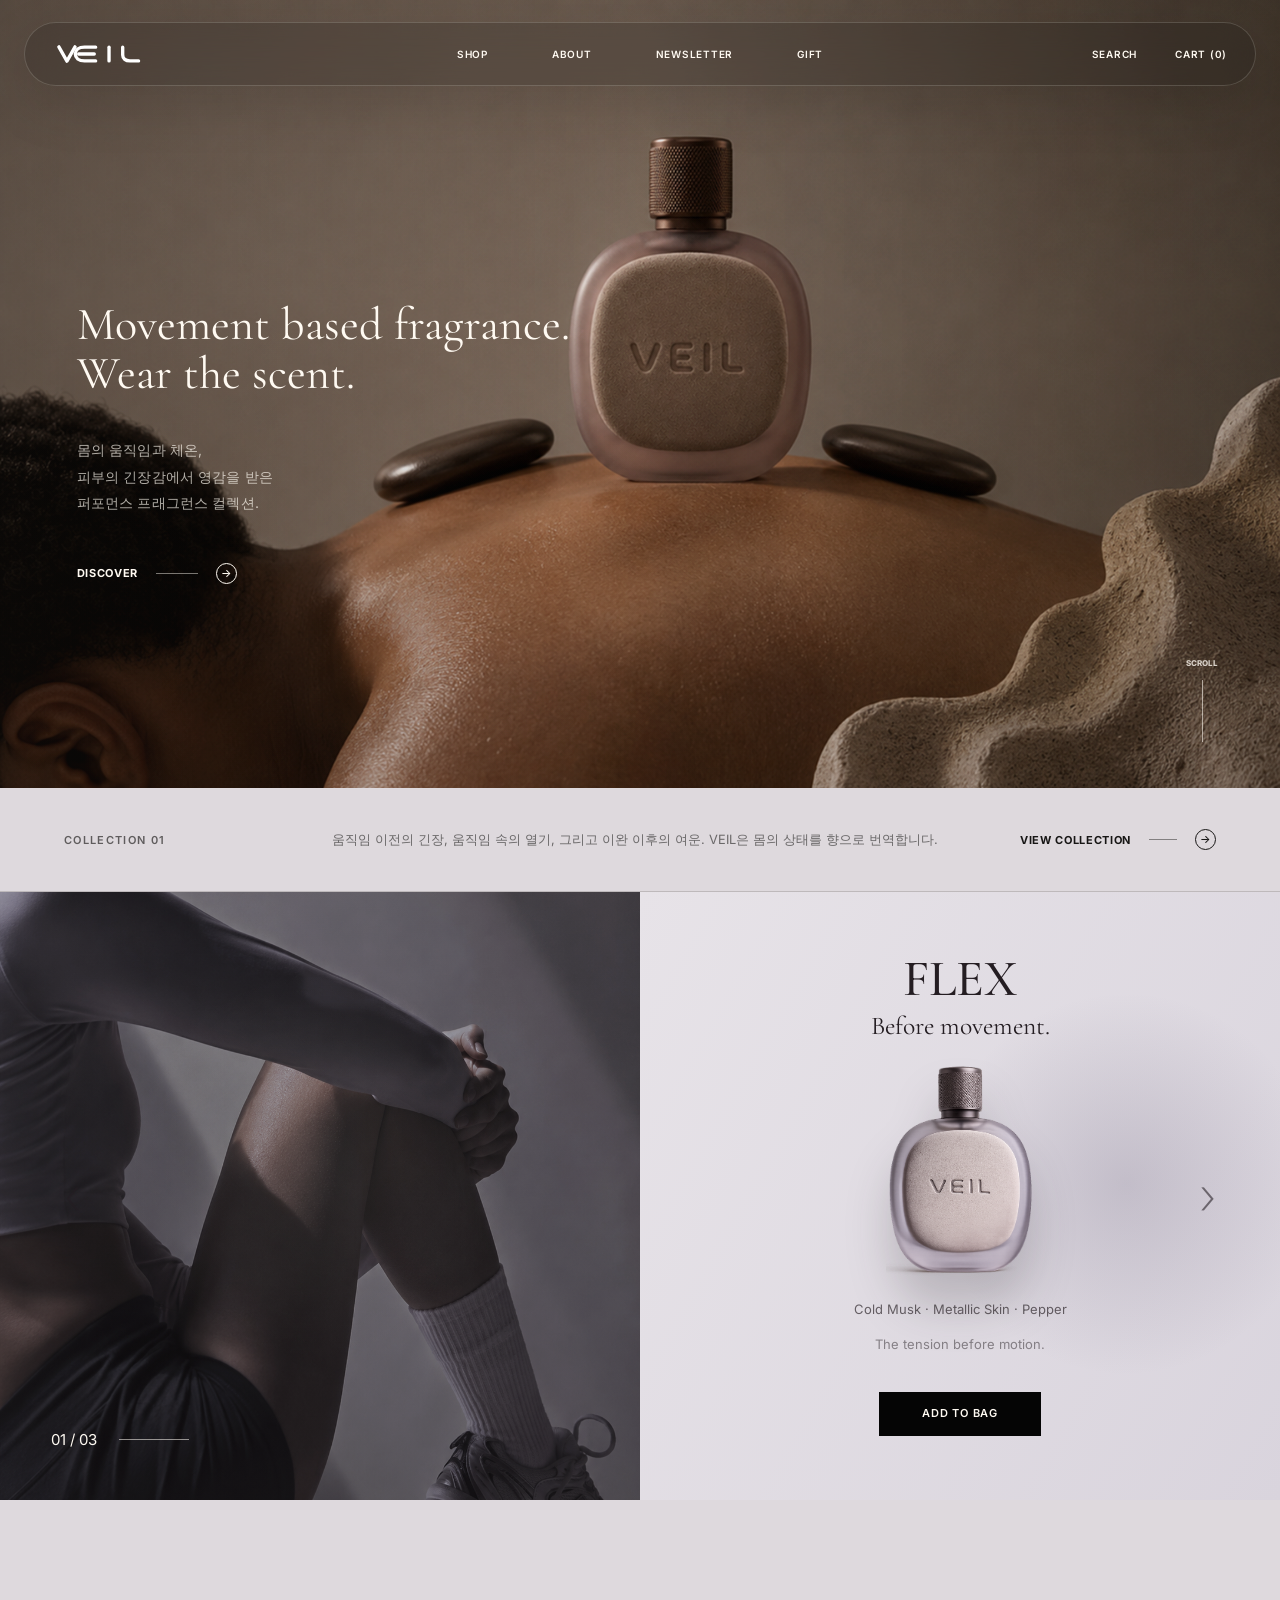
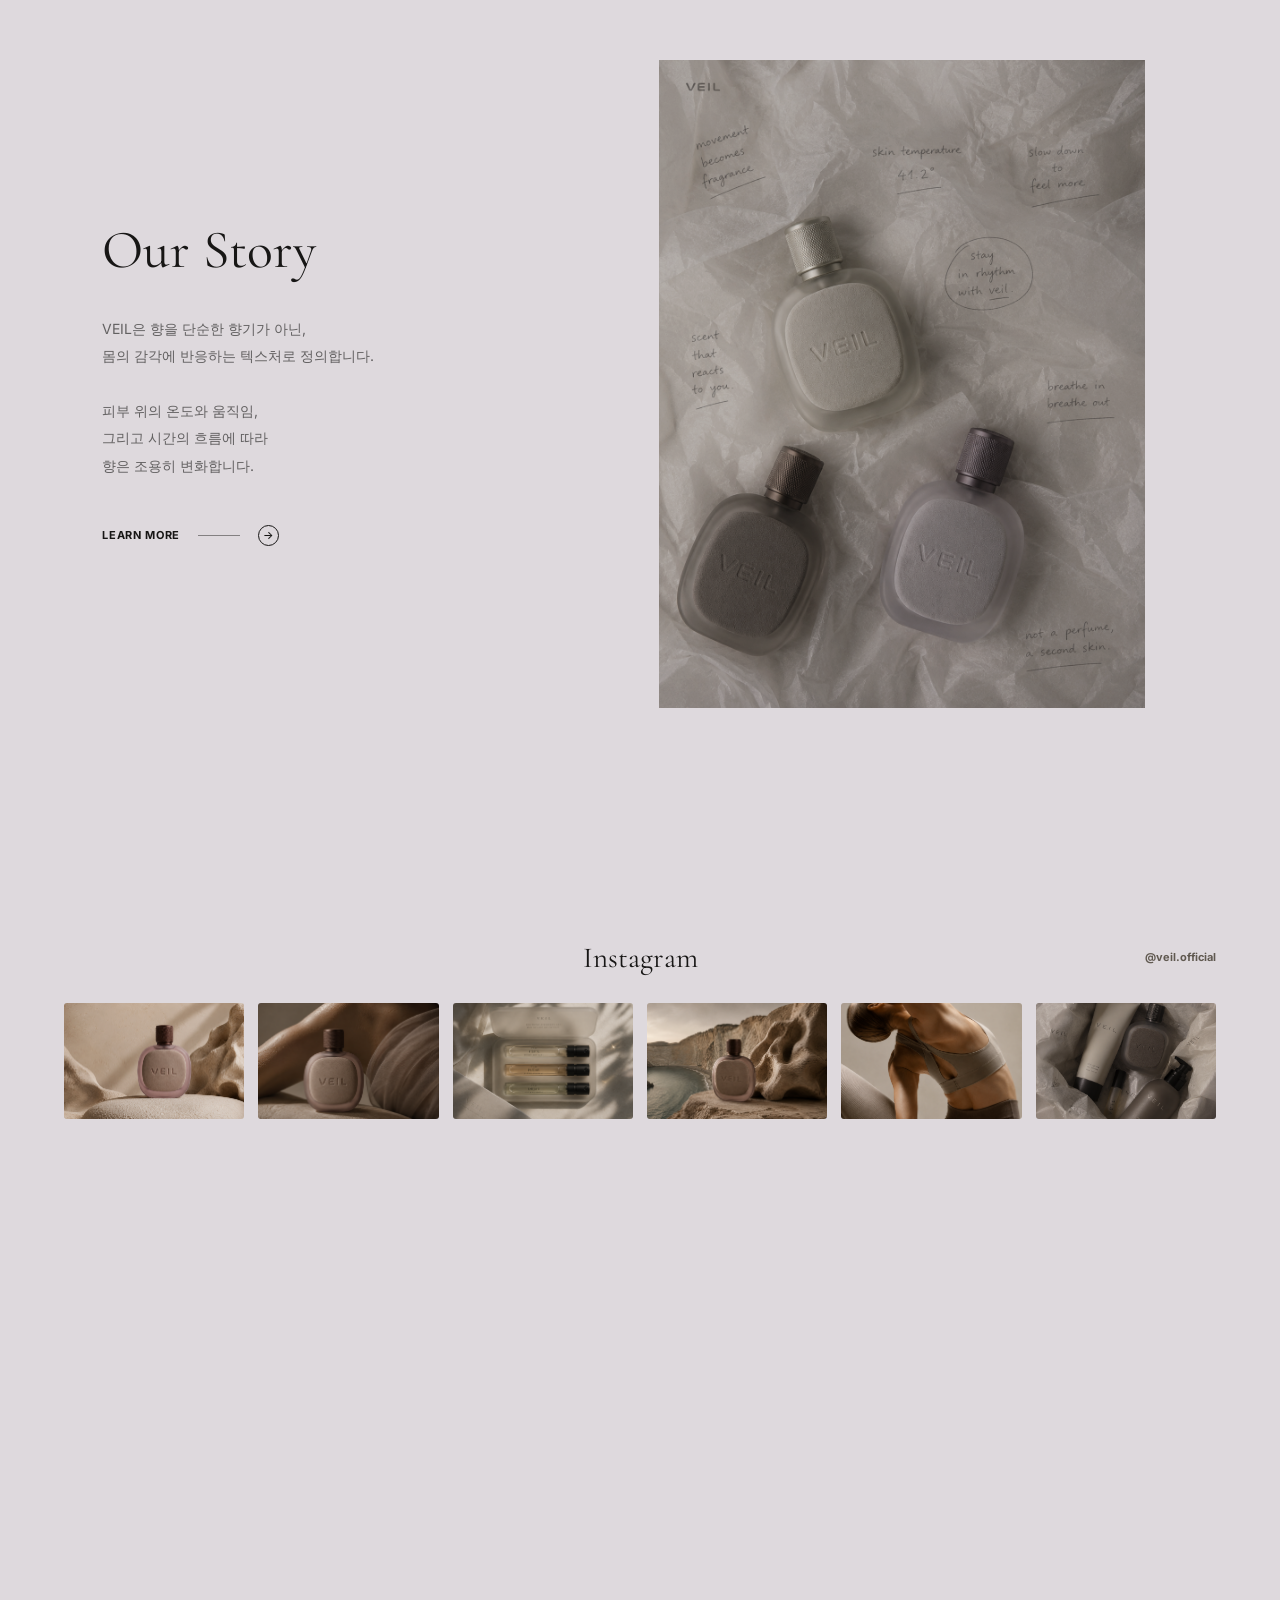
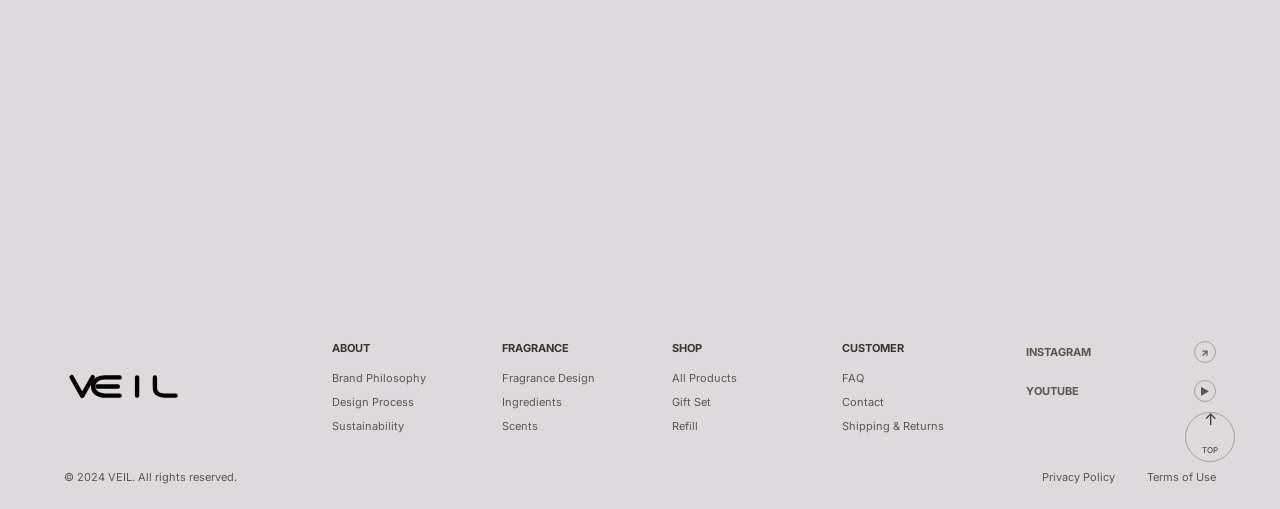
<file: index.html>
<!doctype html>
<html lang="ko">
  <head>
    <meta charset="UTF-8" />
    <meta name="viewport" content="width=device-width, initial-scale=1.0" />
    <title>VEIL</title>
    <link rel="preconnect" href="https://fonts.googleapis.com" />
    <link rel="preconnect" href="https://fonts.gstatic.com" crossorigin />
    <link
      href="https://fonts.googleapis.com/css2?family=Cormorant+Garamond:wght@400;500&family=Inter:wght@400;500;600;700&display=swap"
      rel="stylesheet"
    />
    <link rel="stylesheet" href="./styles.css?v=responsive-layout" />
  </head>
  <body>
    <header class="site-header" aria-label="Primary">
      <a class="logo" href="./index.html" aria-label="VEIL home">
        <img src="./assets/veil-logo.svg" alt="VEIL" />
      </a>
      <nav class="main-nav" aria-label="Main navigation">
        <a href="./shop.html">Shop</a>
        <a href="./about.html">About</a>
        <a href="./index.html#newsletter">Newsletter</a>
        <a href="./shop.html#gifts">Gift</a>
      </nav>
      <nav class="utility-nav" aria-label="Account navigation">
        <a href="#">Search</a>
        <a href="#">Cart (0)</a>
      </nav>
    </header>

    <main>
      <section class="hero reveal-section" aria-label="Movement based Fragrance Experience">
        <img src="./assets/hero.png" alt="" class="hero-image" />
        <div class="hero-shade"></div>
        <div class="hero-copy">
          <h1>Movement based fragrance.<br />Wear the scent.</h1>
          <p>
            몸의 움직임과 체온,<br />
            피부의 긴장감에서 영감을 받은<br />
            퍼포먼스 프래그런스 컬렉션.
          </p>
          <a class="text-link light" href="./about.html">
            Discover <span></span><b aria-hidden="true">→</b>
          </a>
        </div>
        <div class="scroll-cue" aria-hidden="true">
          <span>Scroll</span>
          <i></i>
        </div>
      </section>

      <section class="news-bar reveal-section" aria-label="Collection transition">
        <div class="news-labels">
          <span>Collection 01</span>
        </div>
        <p>움직임 이전의 긴장, 움직임 속의 열기, 그리고 이완 이후의 여운. VEIL은 몸의 상태를 향으로 번역합니다.</p>
        <a class="text-link compact" href="#fragrance">
          View Collection <span></span><b aria-hidden="true">→</b>
        </a>
      </section>

      <section class="products product-showcase reveal-section" id="fragrance" aria-label="Featured fragrances">
        <div class="product-track" aria-label="Drag to explore fragrances">
          <article class="product-slide product-flex" aria-label="Flex fragrance">
            <div class="product-mood">
              <img src="./assets/flex-mood.png" alt="" />
              <span>01 / 03</span>
            </div>
            <div class="product-detail">
              <div class="product-text">
                <h2>Flex</h2>
                <p class="tagline">Before movement.</p>
              </div>
              <img class="slide-bottle" src="./assets/flex-detail.png" alt="VEIL Flex perfume bottle" />
              <div class="product-info">
                <p class="scent-notes">Cold Musk · Metallic Skin · Pepper</p>
                <p class="scent-state">The tension before motion.</p>
                <a class="bag-button" href="#flex-detail">Add to bag</a>
              </div>
            </div>
          </article>

          <article class="product-slide product-pulse" aria-label="Pulse fragrance">
            <div class="product-mood">
              <img src="./assets/pulse-mood.png" alt="" />
              <span>02 / 03</span>
            </div>
            <div class="product-detail">
              <div class="product-text">
                <h2>Pulse</h2>
                <p class="tagline">Heartbeat elevated.</p>
              </div>
              <img class="slide-bottle" src="./assets/pulse-detail.png" alt="VEIL Pulse perfume bottle" />
              <div class="product-info">
                <p class="scent-notes">Warm Skin · Amber · Soft Spice</p>
                <p class="scent-state">The heat during motion.</p>
                <a class="bag-button" href="#pulse-detail">Add to bag</a>
              </div>
            </div>
          </article>

          <article class="product-slide product-drift" aria-label="Drift fragrance">
            <div class="product-mood">
              <img src="./assets/drift-mood.png" alt="" />
              <span>03 / 03</span>
            </div>
            <div class="product-detail">
              <div class="product-text">
                <h2>Drift</h2>
                <p class="tagline">The softness after release.</p>
              </div>
              <img class="slide-bottle" src="./assets/drift-detail.png" alt="VEIL Drift perfume bottle" />
              <div class="product-info">
                <p class="scent-notes">Airy Cotton · Transparent Musk · Pale Wood</p>
                <p class="scent-state">A quiet state after movement.</p>
                <a class="bag-button" href="#drift-detail">Add to bag</a>
              </div>
            </div>
          </article>
        </div>
        <div class="product-controls" aria-label="Fragrance carousel controls">
          <button class="product-arrow" type="button" data-product-prev aria-label="Previous fragrance">‹</button>
          <button class="product-arrow" type="button" data-product-next aria-label="Next fragrance">›</button>
        </div>
      </section>

      <section class="philosophy split-section reveal-section" id="scents">
        <div class="section-copy">
          <h2>Our Story</h2>
          <p>
            VEIL은 향을 단순한 향기가 아닌,<br />
            몸의 감각에 반응하는 텍스처로 정의합니다.<br /><br />
            피부 위의 온도와 움직임,<br />
            그리고 시간의 흐름에 따라<br />
            향은 조용히 변화합니다.
          </p>
          <a class="text-link" href="#shop">
            Learn More <span></span><b aria-hidden="true">→</b>
          </a>
        </div>
        <img src="./assets/collection-packaging.png" alt="VEIL fragrances on translucent packaging paper" />
      </section>

      <section class="instagram reveal-section" aria-label="Instagram gallery">
        <div class="instagram-head">
          <h2>Instagram</h2>
          <a href="#" aria-label="VEIL official Instagram">@veil.official</a>
        </div>
        <div class="gallery">
          <img src="./assets/instagram-rock.png" alt="" />
          <img src="./assets/instagram-skin.png" alt="" />
          <img src="./assets/instagram-gift.png" alt="" />
          <img src="./assets/instagram-cliff.png" alt="" />
          <img src="./assets/instagram-movement-new.png" alt="" />
          <img src="./assets/instagram-packaging-new.png" alt="" />
        </div>
      </section>

      <section class="newsletter reveal-section" id="newsletter" aria-label="Newsletter signup">
        <div>
          <h2>Stay in rhythm<br />with VEIL</h2>
          <p>새로운 스토리와 향의 경험을 가장 먼저 만나보세요.</p>
        </div>
        <form>
          <label class="sr-only" for="email">Email</label>
          <div class="email-row">
            <input id="email" type="email" placeholder="Enter your email" />
            <button type="submit">Subscribe</button>
          </div>
          <label class="agree">
            <input type="checkbox" checked />
            VEIL의 뉴스레터 수신 및 마케팅 활용에 동의합니다.
          </label>
        </form>
      </section>
    </main>

    <footer class="site-footer" id="shop">
      <div class="footer-brand"><img src="./assets/veil-logo.svg" alt="VEIL" /></div>
      <div class="footer-columns">
        <div>
          <h3>About</h3>
          <a href="./about.html">Brand Philosophy</a>
          <a href="./about.html">Design Process</a>
          <a href="./about.html">Sustainability</a>
        </div>
        <div>
          <h3>Fragrance</h3>
          <a href="./shop.html">Fragrance Design</a>
          <a href="./shop.html">Ingredients</a>
          <a href="./index.html#scents">Scents</a>
        </div>
        <div>
          <h3>Shop</h3>
          <a href="./shop.html">All Products</a>
          <a href="./shop.html#gifts">Gift Set</a>
          <a href="./shop.html">Refill</a>
        </div>
        <div>
          <h3>Customer</h3>
          <a href="#">FAQ</a>
          <a href="#">Contact</a>
          <a href="#">Shipping & Returns</a>
        </div>
      </div>
      <div class="social">
        <a href="#">Instagram <b aria-hidden="true">↗</b></a>
        <a href="#">Youtube <b aria-hidden="true">▶</b></a>
      </div>
      <div class="legal">
        <span>© 2024 VEIL. All rights reserved.</span>
        <a href="#">Privacy Policy</a>
        <a href="#">Terms of Use</a>
      </div>
      <a class="top-button" href="#" aria-label="Back to top">↑<span>Top</span></a>
    </footer>
    <script src="./script.js?v=about-sensory-flow"></script>
  </body>
</html>
</file>
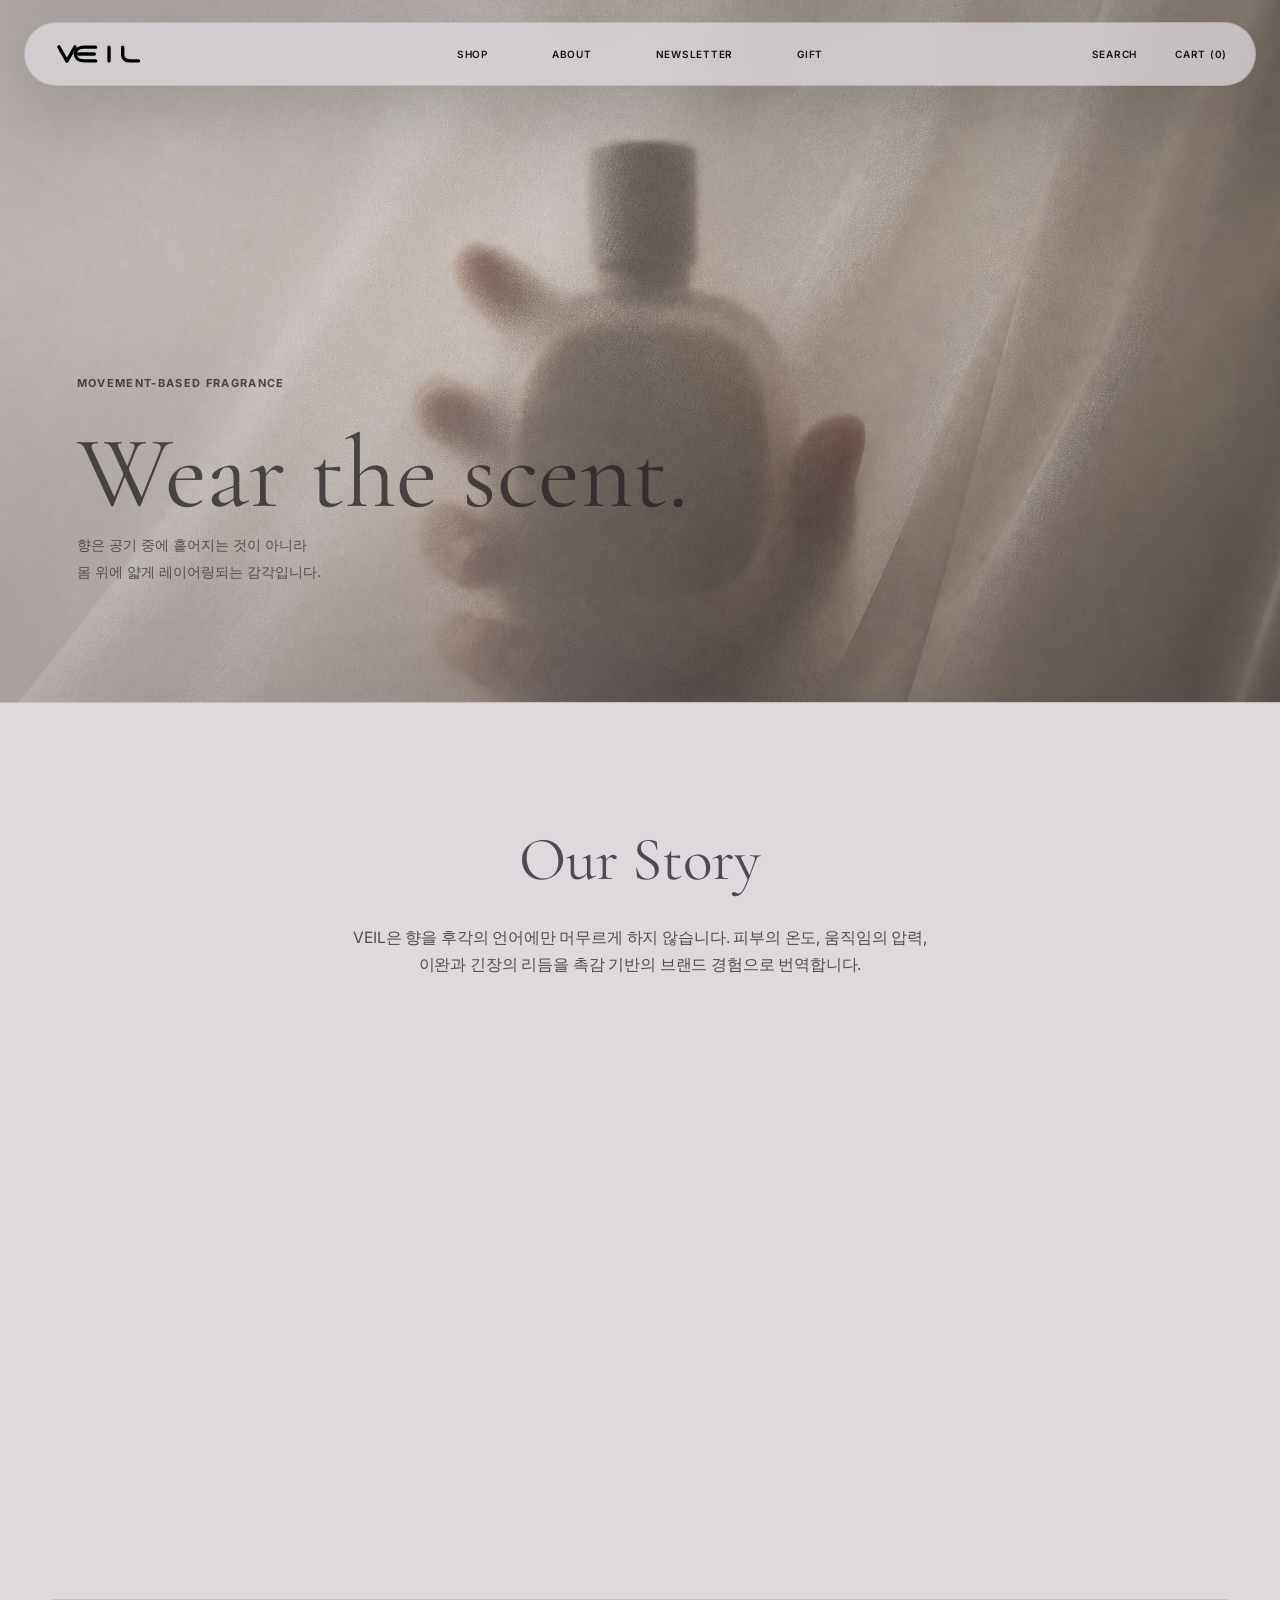
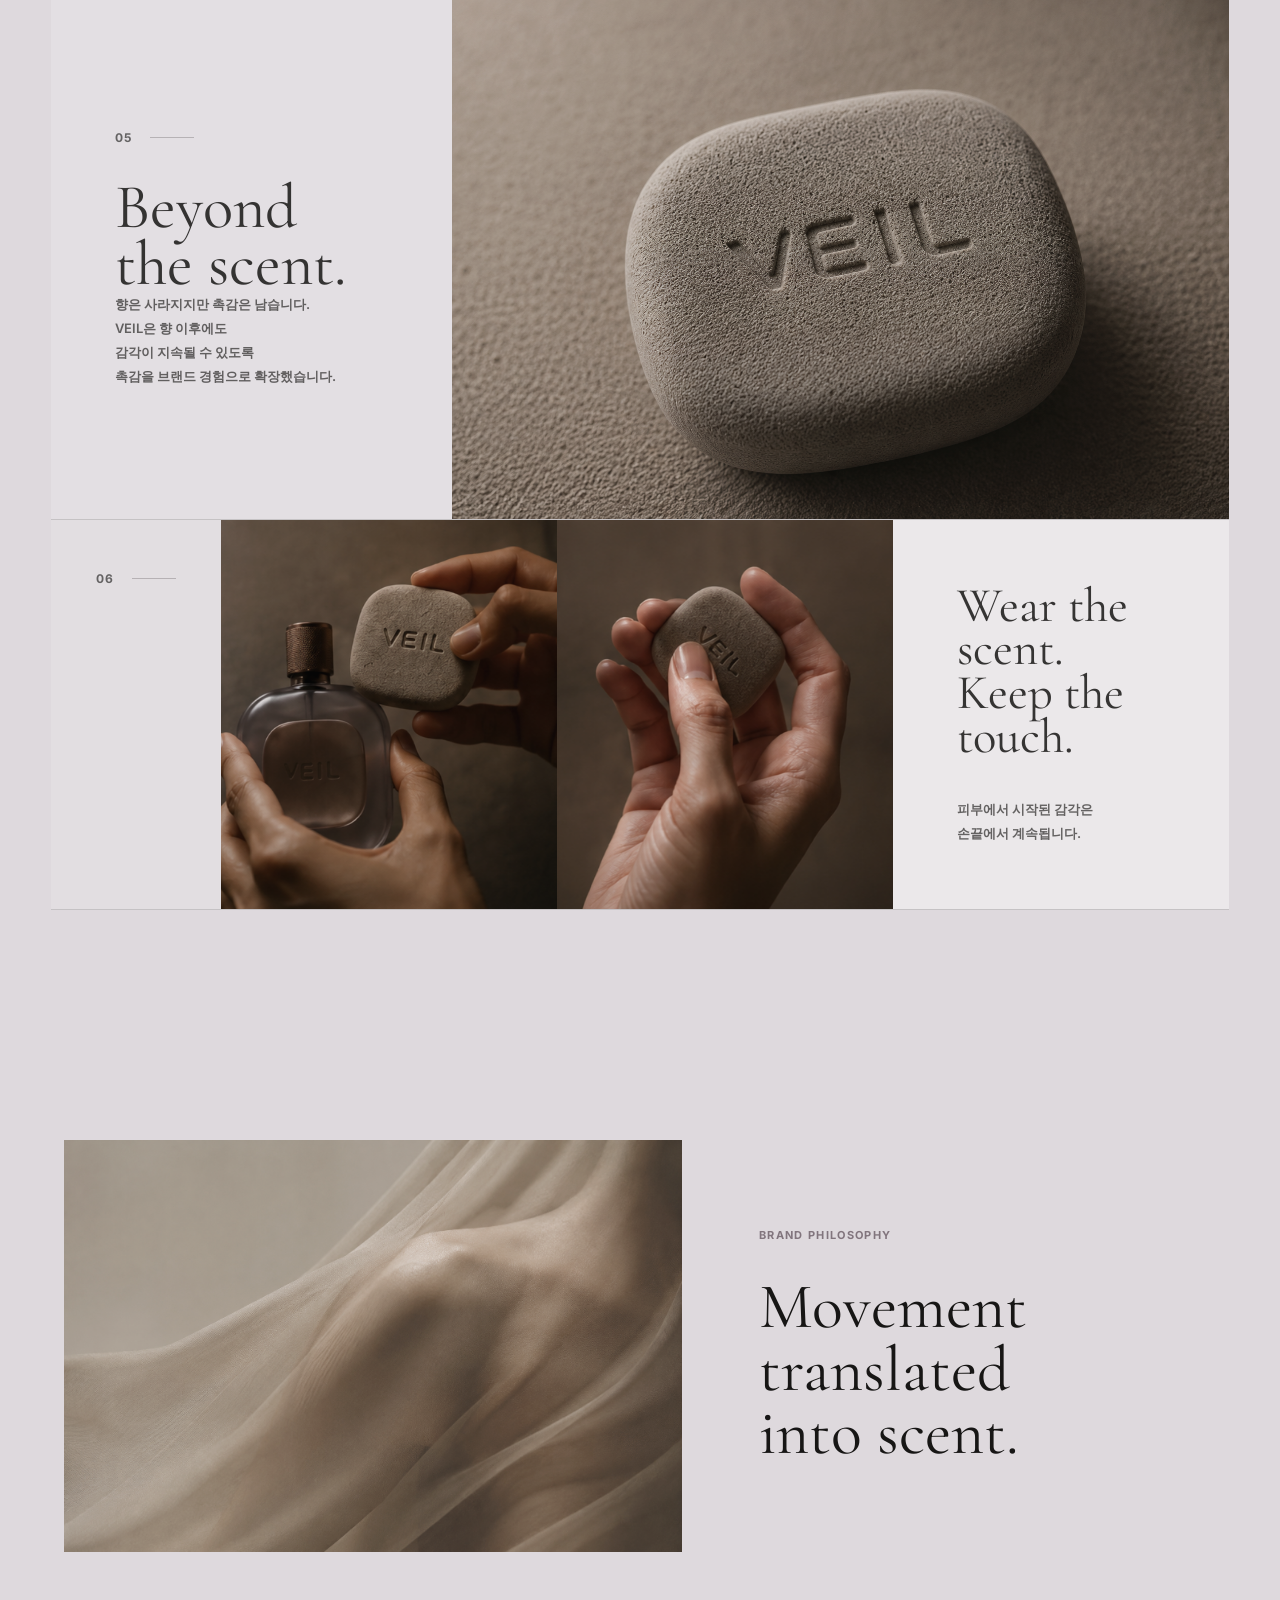
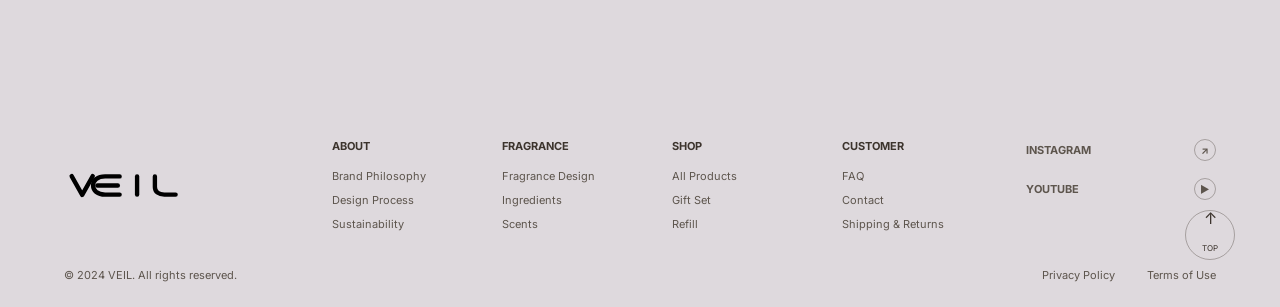
<file: about.html>
<!doctype html>
<html lang="ko">
  <head>
    <meta charset="UTF-8" />
    <meta name="viewport" content="width=device-width, initial-scale=1.0" />
    <title>About | VEIL</title>
    <link rel="preconnect" href="https://fonts.googleapis.com" />
    <link rel="preconnect" href="https://fonts.gstatic.com" crossorigin />
    <link
      href="https://fonts.googleapis.com/css2?family=Cormorant+Garamond:wght@400;500&family=Inter:wght@400;500;600;700&display=swap"
      rel="stylesheet"
    />
    <link rel="stylesheet" href="./styles.css?v=about-touch-extension" />
  </head>
  <body class="subpage">
    <header class="site-header subpage-header" aria-label="Primary">
      <a class="logo" href="./index.html" aria-label="VEIL home">
        <img src="./assets/veil-logo.svg" alt="VEIL" />
      </a>
      <nav class="main-nav" aria-label="Main navigation">
        <a href="./shop.html">Shop</a>
        <a href="./about.html">About</a>
        <a href="./index.html#newsletter">Newsletter</a>
        <a href="./shop.html#gifts">Gift</a>
      </nav>
      <nav class="utility-nav" aria-label="Account navigation">
        <a href="#">Search</a>
        <a href="#">Cart (0)</a>
      </nav>
    </header>

    <main>
      <section class="sub-hero about-hero reveal-section">
        <div class="sub-hero-copy">
          <p class="sub-kicker">Movement-based Fragrance</p>
          <h1>Wear the scent.</h1>
          <p>
            향은 공기 중에 흩어지는 것이 아니라<br />
            몸 위에 얇게 레이어링되는 감각입니다.
          </p>
        </div>
        <img src="./assets/shop-hero.png" alt="VEIL fragrance blurred behind translucent fabric" />
      </section>

      <section class="sub-statement reveal-section">
        <h2>Our Story</h2>
        <div class="sub-statement-copy">
          <p>
            VEIL은 향을 후각의 언어에만 머무르게 하지 않습니다.
            피부의 온도, 움직임의 압력, 이완과 긴장의 리듬을
            촉감 기반의 브랜드 경험으로 번역합니다.
          </p>
        </div>
      </section>

      <section class="sensory-flow" aria-label="Sensory translation flow">
        <article class="flow-step">
          <span>01</span>
          <h2>Movement</h2>
          <div class="flow-mark movement-mark" aria-hidden="true">
            <i></i><i></i><i></i>
          </div>
          <p>몸의 움직임에서<br />시작되고</p>
        </article>
        <article class="flow-step">
          <span>02</span>
          <h2>Skin</h2>
          <div class="flow-mark skin-mark" aria-hidden="true">
            <i></i><i></i><i></i><i></i><i></i><i></i><i></i><i></i>
          </div>
          <p>피부에 닿아<br />감각이 되고</p>
        </article>
        <article class="flow-step">
          <span>03</span>
          <h2>Touch</h2>
          <div class="flow-mark touch-mark" aria-hidden="true">
            <i></i><i></i>
          </div>
          <p>손끝의 촉감으로<br />이어지며</p>
        </article>
        <article class="flow-step">
          <span>04</span>
          <h2>Scent</h2>
          <div class="flow-mark scent-mark" aria-hidden="true"></div>
          <p>향으로<br />기억됩니다.</p>
        </article>
      </section>

      <section class="touch-extension reveal-section" aria-label="Beyond the scent">
        <div class="touch-extension-hero">
          <div class="touch-extension-copy">
            <p class="touch-index"><span>05</span><i aria-hidden="true"></i></p>
            <h2>Beyond<br />the scent.</h2>
            <p class="touch-lead">향은 사라지지만 촉감은 남습니다.</p>
            <p>
              VEIL은 향 이후에도<br />
              감각이 지속될 수 있도록<br />
              촉감을 브랜드 경험으로 확장했습니다.
            </p>
          </div>
          <img src="./assets/about-touch-1054.png" alt="Close-up of VEIL tactile material" />
        </div>
        <div class="touch-extension-grid">
          <div class="touch-index touch-index-row"><span>06</span><i aria-hidden="true"></i></div>
          <img src="./assets/about-touch-1052.png" alt="Hands holding VEIL fragrance and textured surface" />
          <img src="./assets/about-touch-1053.png" alt="Hand holding VEIL textured surface" />
          <div class="touch-extension-final">
            <h2>Wear the scent.<br />Keep the touch.</h2>
            <p>
              피부에서 시작된 감각은<br />
              손끝에서 계속됩니다.
            </p>
          </div>
        </div>
      </section>

      <section class="sub-image-band reveal-section">
        <img src="./assets/collection-fabric.png" alt="" />
        <div>
          <p class="sub-kicker">Brand Philosophy</p>
          <h2>Movement translated<br />into scent.</h2>
        </div>
      </section>
    </main>

    <footer class="site-footer">
      <div class="footer-brand"><img src="./assets/veil-logo.svg" alt="VEIL" /></div>
      <div class="footer-columns">
        <div>
          <h3>About</h3>
          <a href="./about.html">Brand Philosophy</a>
          <a href="./about.html">Design Process</a>
          <a href="./about.html">Sustainability</a>
        </div>
        <div>
          <h3>Fragrance</h3>
          <a href="./shop.html">Fragrance Design</a>
          <a href="./shop.html">Ingredients</a>
          <a href="./index.html#scents">Scents</a>
        </div>
        <div>
          <h3>Shop</h3>
          <a href="./shop.html">All Products</a>
          <a href="./shop.html#gifts">Gift Set</a>
          <a href="./shop.html">Refill</a>
        </div>
        <div>
          <h3>Customer</h3>
          <a href="#">FAQ</a>
          <a href="#">Contact</a>
          <a href="#">Shipping & Returns</a>
        </div>
      </div>
      <div class="social">
        <a href="#">Instagram <b aria-hidden="true">↗</b></a>
        <a href="#">Youtube <b aria-hidden="true">▶</b></a>
      </div>
      <div class="legal">
        <span>© 2024 VEIL. All rights reserved.</span>
        <a href="#">Privacy Policy</a>
        <a href="#">Terms of Use</a>
      </div>
      <a class="top-button" href="#" aria-label="Back to top">↑<span>Top</span></a>
    </footer>
    <script src="./script.js?v=about-touch-extension"></script>
  </body>
</html>
</file>
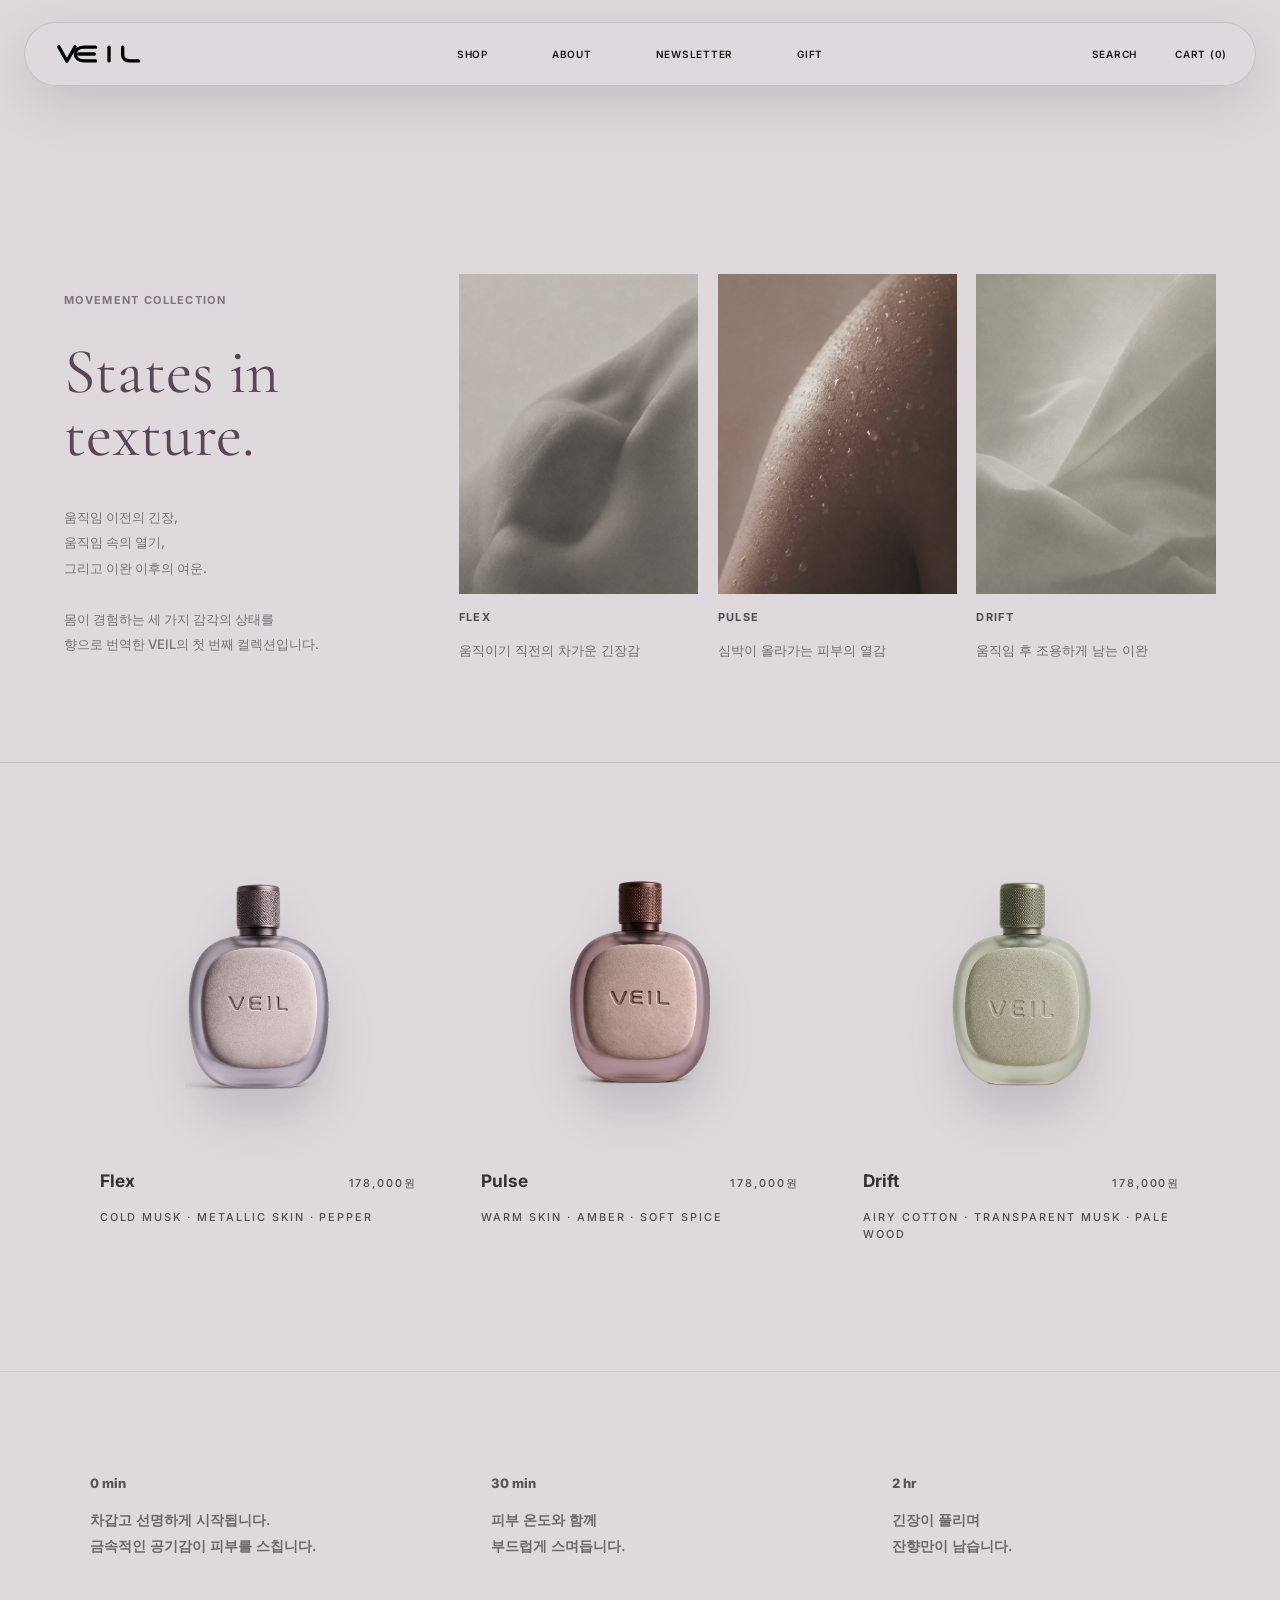
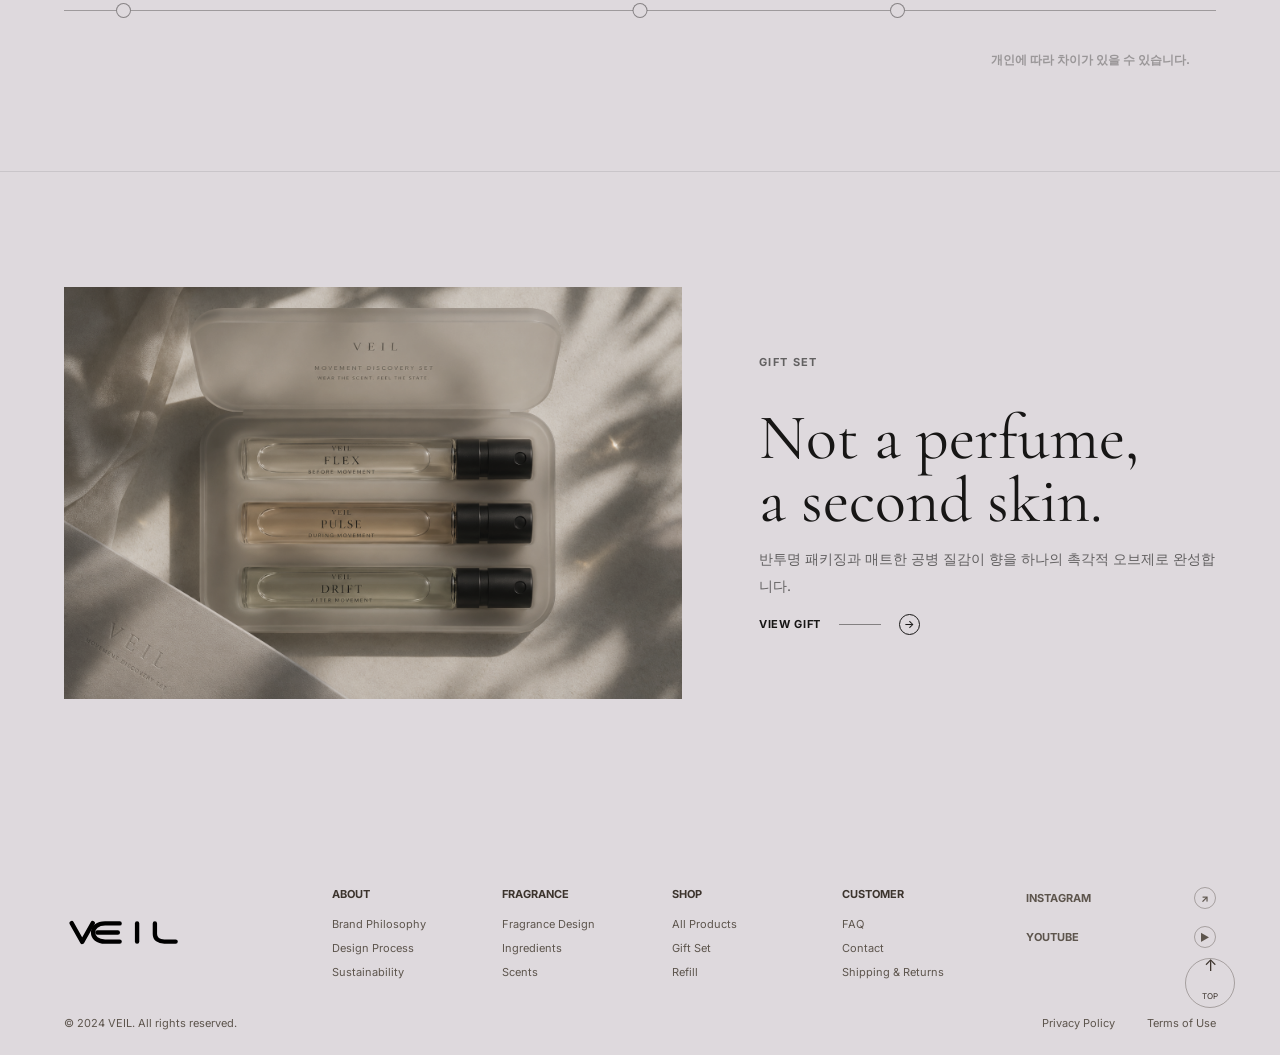
<file: shop.html>
<!doctype html>
<html lang="ko">
  <head>
    <meta charset="UTF-8" />
    <meta name="viewport" content="width=device-width, initial-scale=1.0" />
    <title>Shop | VEIL</title>
    <link rel="preconnect" href="https://fonts.googleapis.com" />
    <link rel="preconnect" href="https://fonts.gstatic.com" crossorigin />
    <link
      href="https://fonts.googleapis.com/css2?family=Cormorant+Garamond:wght@400;500&family=Inter:wght@400;500;600;700&display=swap"
      rel="stylesheet"
    />
    <link rel="stylesheet" href="./styles.css?v=responsive-layout" />
  </head>
  <body class="subpage">
    <header class="site-header subpage-header" aria-label="Primary">
      <a class="logo" href="./index.html" aria-label="VEIL home">
        <img src="./assets/veil-logo.svg" alt="VEIL" />
      </a>
      <nav class="main-nav" aria-label="Main navigation">
        <a href="./shop.html">Shop</a>
        <a href="./about.html">About</a>
        <a href="./index.html#newsletter">Newsletter</a>
        <a href="./shop.html#gifts">Gift</a>
      </nav>
      <nav class="utility-nav" aria-label="Account navigation">
        <a href="#">Search</a>
        <a href="#">Cart (0)</a>
      </nav>
    </header>

    <main>
      <section class="collection-mood reveal-section">
        <div>
          <p class="sub-kicker">Movement Collection</p>
          <h2>States in texture.</h2>
          <p class="collection-mood-copy">
            움직임 이전의 긴장,<br />
            움직임 속의 열기,<br />
            그리고 이완 이후의 여운.<br /><br />
            몸이 경험하는 세 가지 감각의 상태를<br />
            향으로 번역한 VEIL의 첫 번째 컬렉션입니다.
          </p>
        </div>
        <div class="mood-gallery">
          <article>
            <img src="./assets/shop-mood-flex.png" alt="" />
            <strong>FLEX</strong>
            <small>움직이기 직전의 차가운 긴장감</small>
          </article>
          <article>
            <img src="./assets/shop-mood-pulse.png" alt="" />
            <strong>PULSE</strong>
            <small>심박이 올라가는 피부의 열감</small>
          </article>
          <article>
            <img src="./assets/shop-mood-drift.png" alt="" />
            <strong>DRIFT</strong>
            <small>움직임 후 조용하게 남는 이완</small>
          </article>
        </div>
      </section>

      <section class="shop-grid reveal-section" aria-label="VEIL fragrance lineup">
        <article class="shop-card flex-card">
          <div class="shop-image"><img src="./assets/flex-detail.png" alt="VEIL Flex fragrance" /></div>
          <div class="shop-meta">
            <div class="shop-meta-main">
              <h2>Flex</h2>
              <span>178,000원</span>
            </div>
            <p>Cold Musk · Metallic Skin · Pepper</p>
          </div>
        </article>
        <article class="shop-card pulse-card">
          <div class="shop-image"><img src="./assets/pulse-detail.png" alt="VEIL Pulse fragrance" /></div>
          <div class="shop-meta">
            <div class="shop-meta-main">
              <h2>Pulse</h2>
              <span>178,000원</span>
            </div>
            <p>Warm Skin · Amber · Soft Spice</p>
          </div>
        </article>
        <article class="shop-card drift-card">
          <div class="shop-image"><img src="./assets/drift-detail.png" alt="VEIL Drift fragrance" /></div>
          <div class="shop-meta">
            <div class="shop-meta-main">
              <h2>Drift</h2>
              <span>178,000원</span>
            </div>
            <p>Airy Cotton · Transparent Musk · Pale Wood</p>
          </div>
        </article>
      </section>

      <section class="scent-timeline reveal-section" aria-label="Scent development timeline">
        <div class="timeline-points">
          <article>
            <strong>0 min</strong>
            <p>
              차갑고 선명하게 시작됩니다.<br />
              금속적인 공기감이 피부를 스칩니다.
            </p>
          </article>
          <article>
            <strong>30 min</strong>
            <p>
              피부 온도와 함께<br />
              부드럽게 스며듭니다.
            </p>
          </article>
          <article>
            <strong>2 hr</strong>
            <p>
              긴장이 풀리며<br />
              잔향만이 남습니다.
            </p>
          </article>
        </div>
        <div class="timeline-line" aria-hidden="true">
          <span></span>
          <span></span>
          <span></span>
        </div>
        <p class="timeline-note">개인에 따라 차이가 있을 수 있습니다.</p>
      </section>

      <section class="gift-panel reveal-section" id="gifts">
        <img src="./assets/shop-gift.png" alt="" />
        <div>
          <p class="sub-kicker">Gift Set</p>
          <h2>Not a perfume,<br />a second skin.</h2>
          <p>반투명 패키징과 매트한 공병 질감이 향을 하나의 촉각적 오브제로 완성합니다.</p>
          <a class="text-link" href="#">View Gift <span></span><b aria-hidden="true">→</b></a>
        </div>
      </section>
    </main>

    <footer class="site-footer">
      <div class="footer-brand"><img src="./assets/veil-logo.svg" alt="VEIL" /></div>
      <div class="footer-columns">
        <div>
          <h3>About</h3>
          <a href="./about.html">Brand Philosophy</a>
          <a href="./about.html">Design Process</a>
          <a href="./about.html">Sustainability</a>
        </div>
        <div>
          <h3>Fragrance</h3>
          <a href="./shop.html">Fragrance Design</a>
          <a href="./shop.html">Ingredients</a>
          <a href="./index.html#scents">Scents</a>
        </div>
        <div>
          <h3>Shop</h3>
          <a href="./shop.html">All Products</a>
          <a href="./shop.html#gifts">Gift Set</a>
          <a href="./shop.html">Refill</a>
        </div>
        <div>
          <h3>Customer</h3>
          <a href="#">FAQ</a>
          <a href="#">Contact</a>
          <a href="#">Shipping & Returns</a>
        </div>
      </div>
      <div class="social">
        <a href="#">Instagram <b aria-hidden="true">↗</b></a>
        <a href="#">Youtube <b aria-hidden="true">▶</b></a>
      </div>
      <div class="legal">
        <span>© 2024 VEIL. All rights reserved.</span>
        <a href="#">Privacy Policy</a>
        <a href="#">Terms of Use</a>
      </div>
      <a class="top-button" href="#" aria-label="Back to top">↑<span>Top</span></a>
    </footer>
    <script src="./script.js?v=about-sensory-flow"></script>
  </body>
</html>
</file>
<file: styles.css>
:root {
  --ink: #171615;
  --muted: #6b6662;
  --paper: #ded9dd;
  --paper-soft: #d8d3d8;
  --stone-mist: #d4d0d6;
  --cool-lilac: #d8d3d8;
  --taupe: #b4a392;
  --stone: #d6c9bb;
  --dark: #10100f;
  --smoky-plum: #4a3744;
  --smoky-plum-deep: #2d222d;
  --line: rgba(47, 41, 35, 0.18);
}

* {
  box-sizing: border-box;
}

html {
  scroll-behavior: smooth;
}

body {
  margin: 0;
  color: var(--ink);
  background: var(--paper);
  font-family: Inter, "Helvetica Neue", Helvetica, Arial, "Apple SD Gothic Neo", "Noto Sans KR", sans-serif;
  font-size: 14px;
  letter-spacing: 0;
  overflow-x: hidden;
}

a {
  color: inherit;
  text-decoration: none;
}

img {
  display: block;
  max-width: 100%;
}

.site-header {
  position: absolute;
  inset: 22px 24px auto;
  z-index: 5;
  display: grid;
  grid-template-columns: 1fr auto 1fr;
  align-items: center;
  min-height: 64px;
  padding: 0 28px;
  color: #fffaf2;
  border: 1px solid rgba(255, 250, 242, 0.16);
  border-radius: 999px;
  background: rgba(15, 14, 13, 0.18);
  box-shadow: 0 18px 55px rgba(0, 0, 0, 0.12);
  backdrop-filter: blur(16px);
  text-transform: uppercase;
  font-size: 10px;
  font-weight: 600;
  letter-spacing: 0.075em;
}

.logo,
.footer-brand {
  display: inline-flex;
  align-items: center;
}

.logo img {
  width: 92px;
  height: auto;
}

.footer-brand img {
  width: 120px;
  height: auto;
  filter: invert(1) brightness(0.24);
}

.main-nav,
.utility-nav {
  display: flex;
  align-items: center;
  gap: clamp(34px, 5vw, 72px);
}

.utility-nav {
  justify-self: end;
  gap: 38px;
}

.hero {
  position: relative;
  height: clamp(680px, 61.6vw, 945px);
  overflow: hidden;
  background: #5b4e42;
}

.hero-image,
.hero-shade {
  position: absolute;
  inset: 0;
  width: 100%;
  height: 100%;
}

.hero-image {
  object-fit: cover;
  object-position: center;
}

.hero-shade {
  background:
    linear-gradient(90deg, rgba(26, 21, 17, 0.34), rgba(26, 21, 17, 0.02) 50%, rgba(26, 21, 17, 0.15)),
    linear-gradient(180deg, rgba(24, 19, 15, 0.13), rgba(24, 19, 15, 0) 38%, rgba(24, 19, 15, 0.08));
}

.hero-copy {
  position: absolute;
  left: clamp(38px, 6vw, 112px);
  top: 38%;
  width: min(560px, 43vw);
  color: #fffaf2;
}

h1,
h2 {
  margin: 0;
  font-family: "Cormorant Garamond", Georgia, serif;
  font-weight: 400;
  letter-spacing: 0;
}

h1 {
  font-size: clamp(38px, 3.6vw, 56px);
  line-height: 1.08;
}

.hero-copy p,
.section-copy p,
.newsletter p {
  margin: 38px 0 46px;
  line-height: 1.9;
}

.hero-copy p {
  color: rgba(255, 250, 242, 0.68);
  font-size: 14px;
  font-weight: 400;
  letter-spacing: 0.01em;
}

.text-link {
  display: inline-flex;
  align-items: center;
  gap: 18px;
  min-width: 0;
  height: auto;
  padding: 0;
  color: inherit;
  background: transparent;
  text-transform: uppercase;
  font-size: 11px;
  font-weight: 700;
  letter-spacing: 0.06em;
  transition:
    transform 280ms ease,
    color 280ms ease,
    opacity 280ms ease;
}

.text-link:hover,
.text-link:focus-visible {
  transform: translateX(2px);
  color: var(--smoky-plum-deep);
}

.text-link span {
  display: block;
  width: 42px;
  height: 1px;
  background: currentColor;
  opacity: 0.46;
}

.text-link b {
  display: inline-grid;
  place-items: center;
  width: 21px;
  height: 21px;
  min-width: 21px;
  border: 1px solid currentColor;
  border-radius: 999px;
  font-size: 11px;
  font-weight: 500;
  line-height: 0;
  padding: 0 0 1px;
}

.light {
  color: #fffaf2;
}

.compact span {
  display: block;
  width: 28px;
}

.scroll-cue {
  position: absolute;
  right: 62px;
  bottom: 46px;
  display: grid;
  justify-items: center;
  gap: 12px;
  color: rgba(255, 250, 242, 0.78);
  text-transform: uppercase;
  font-size: 8px;
  font-weight: 800;
}

.scroll-cue i {
  width: 1px;
  height: 62px;
  background: rgba(255, 250, 242, 0.58);
}

.news-bar {
  max-width: 1500px;
  min-height: 104px;
  display: grid;
  grid-template-columns: minmax(140px, 0.28fr) minmax(0, 1fr) auto;
  align-items: center;
  gap: clamp(24px, 4vw, 58px);
  margin: 0 auto;
  padding: 0 clamp(34px, 5vw, 78px);
  background: rgba(222, 217, 221, 0.82);
  border-bottom: 1px solid var(--line);
  text-transform: none;
}

.news-labels {
  display: flex;
  align-items: center;
  text-transform: uppercase;
  font-weight: 600;
  color: rgba(23, 22, 21, 0.64);
}

.news-labels span {
  font-size: 11px;
  letter-spacing: 0.12em;
}

.news-bar p {
  max-width: none;
  margin: 0;
  color: rgba(23, 22, 21, 0.58);
  font-size: clamp(12px, 1vw, 14px);
  line-height: 1;
  text-align: center;
  white-space: nowrap;
}

.news-bar .text-link {
  justify-self: end;
}

.split-section {
  position: relative;
  display: grid;
  grid-template-columns: 35% 65%;
  max-width: 1500px;
  min-height: 600px;
  margin: clamp(56px, 6.5vw, 108px) auto;
  overflow: hidden;
  background: transparent;
}

.split-section .section-copy {
  z-index: 2;
  padding: clamp(96px, 9vw, 152px) clamp(40px, 6vw, 106px);
}

.split-section h2 {
  font-size: clamp(42px, 4.2vw, 64px);
  line-height: 1.03;
}

.section-copy p {
  color: rgba(23, 22, 21, 0.62);
  font-size: 14px;
  line-height: 1.95;
}

.split-section > img {
  width: 100%;
  height: 100%;
  min-height: 600px;
  object-fit: cover;
}

.intro > img {
  object-position: center;
  filter: saturate(0.72) contrast(0.92) brightness(0.98);
}

.intro {
  background:
    linear-gradient(110deg, #ded9dd 0%, #d8d3d8 48%, #d4d0d6 100%);
  color: #483742;
}

.intro::before {
  content: "";
  position: absolute;
  inset: 0 auto 0 0;
  width: 35%;
  pointer-events: none;
  background:
    linear-gradient(180deg, rgba(72, 55, 66, 0.035), rgba(72, 55, 66, 0)),
    radial-gradient(circle at 18% 20%, rgba(72, 55, 66, 0.07), rgba(72, 55, 66, 0) 46%);
}

.intro .section-copy {
  color: #483742;
}

.intro .section-copy p {
  color: rgba(72, 55, 66, 0.62);
}

.intro .text-link {
  color: #483742;
}

.collection-kicker {
  display: flex;
  align-items: center;
  gap: 0;
  margin-bottom: 42px;
  color: rgba(72, 55, 66, 0.62);
  text-transform: uppercase;
  font-size: 11px;
  font-weight: 700;
  letter-spacing: 0.12em;
}

.collection-kicker i {
  width: 46px;
  height: 1px;
  background: currentColor;
  opacity: 0.38;
}

.collection-kicker + h2::after {
  content: "";
  display: block;
  width: 86px;
  height: 2px;
  margin-top: 30px;
  background: #483742;
  opacity: 0.26;
}

.products {
  position: relative;
  max-width: none;
  margin: 0;
  padding: 0;
  overflow: hidden;
  background:
    radial-gradient(circle at 15% 18%, rgba(133, 105, 126, 0.36), rgba(133, 105, 126, 0) 34%),
    radial-gradient(circle at 78% 58%, rgba(233, 227, 222, 0.42), rgba(233, 227, 222, 0) 36%),
    linear-gradient(135deg, rgba(45, 34, 45, 0.96) 0%, rgba(74, 55, 68, 0.82) 48%, rgba(214, 209, 210, 0.78) 100%);
}

.product-track {
  display: flex;
  overflow-x: auto;
  scroll-snap-type: x mandatory;
  scroll-behavior: smooth;
  scrollbar-width: none;
  cursor: grab;
  touch-action: pan-x;
}

.product-track::-webkit-scrollbar {
  display: none;
}

.product-track.is-dragging {
  cursor: grabbing;
  scroll-behavior: auto;
}

.product-slide {
  min-width: 100%;
  min-height: clamp(560px, 42vw, 700px);
  display: grid;
  grid-template-columns: minmax(0, 50%) minmax(0, 50%);
  scroll-snap-align: start;
  background: #eee9e4;
}

.product-mood {
  position: relative;
  min-height: 100%;
  overflow: hidden;
  background: var(--smoky-plum-deep);
}

.product-mood img {
  width: 100%;
  height: clamp(270px, 24vw, 350px);
  min-height: 100%;
  object-fit: cover;
  object-position: center;
  filter: saturate(0.78) contrast(0.95);
}

.product-mood::after {
  content: "";
  position: absolute;
  inset: 0;
  background:
    linear-gradient(180deg, rgba(18, 14, 15, 0.12), rgba(18, 14, 15, 0.36)),
    radial-gradient(circle at 50% 45%, rgba(255, 250, 242, 0.08), rgba(255, 250, 242, 0) 42%);
  pointer-events: none;
}

.product-mood span {
  position: absolute;
  left: clamp(34px, 4vw, 62px);
  bottom: clamp(34px, 4vw, 62px);
  z-index: 1;
  display: inline-flex;
  align-items: center;
  gap: 22px;
  color: #fffaf2;
  font-size: 15px;
}

.product-mood span::after {
  content: "";
  width: 70px;
  height: 1px;
  background: rgba(255, 250, 242, 0.54);
}

.product-detail {
  position: relative;
  display: grid;
  grid-template-columns: 1fr;
  justify-items: center;
  align-content: center;
  gap: clamp(16px, 1.7vw, 28px);
  min-height: 100%;
  padding: clamp(54px, 5vw, 82px) clamp(48px, 7vw, 118px);
  color: #241d22;
  background:
    radial-gradient(circle at 76% 48%, var(--detail-glow, rgba(70, 44, 64, 0.12)), transparent 33%),
    linear-gradient(120deg, var(--detail-bg-1, #f3eeea), var(--detail-bg-2, #e8e0dd));
}

.product-flex {
  --detail-bg-1: #e7e3e8;
  --detail-bg-2: #d9d4dd;
  --detail-glow: rgba(87, 78, 106, 0.2);
}

.product-pulse {
  --detail-bg-1: #e6dadd;
  --detail-bg-2: #d2c3c9;
  --detail-glow: rgba(133, 78, 76, 0.2);
}

.product-drift {
  --detail-bg-1: #e1e2dc;
  --detail-bg-2: #d2d5cf;
  --detail-glow: rgba(87, 105, 84, 0.2);
}

.product-text {
  max-width: 430px;
  text-align: center;
}

.eyebrow {
  margin: 0 0 20px;
  text-transform: uppercase;
  font-size: 11px;
  font-weight: 600;
  letter-spacing: 0.08em;
  color: rgba(36, 29, 34, 0.58);
}

.product-text h2 {
  margin: 0;
  font-family: "Cormorant Garamond", Georgia, serif;
  font-size: clamp(42px, 4vw, 64px);
  font-weight: 500;
  line-height: 0.9;
  text-transform: uppercase;
}

.tagline {
  margin: 10px 0 0;
  font-family: "Cormorant Garamond", Georgia, serif;
  font-size: clamp(22px, 2vw, 29px);
  line-height: 1.05;
}

.product-info {
  display: grid;
  justify-items: center;
  gap: 12px;
  max-width: 460px;
  text-align: center;
}

.scent-notes,
.scent-state {
  margin: 0;
  color: rgba(36, 29, 34, 0.66);
  font-size: 13px;
  line-height: 1.75;
}

.scent-state {
  color: rgba(36, 29, 34, 0.48);
}

.bag-button {
  display: inline-grid;
  place-items: center;
  min-width: 162px;
  height: 44px;
  margin-top: 24px;
  color: #fffaf2;
  background: #050505;
  font-family: Inter, "Helvetica Neue", Helvetica, Arial, sans-serif;
  font-size: 11px;
  font-weight: 600;
  line-height: 1;
  letter-spacing: 0.075em;
  text-transform: uppercase;
  padding: 0 28px;
  transition:
    transform 300ms ease,
    background 300ms ease;
}

.bag-button:hover,
.bag-button:focus-visible {
  transform: translateY(-1px);
  background: var(--smoky-plum-deep);
}

.slide-bottle {
  justify-self: center;
  width: min(32%, 168px);
  max-height: 232px;
  object-fit: contain;
  filter: drop-shadow(0 34px 22px rgba(36, 29, 34, 0.2));
}

.product-controls {
  position: absolute;
  inset: 50% clamp(26px, 3vw, 48px) auto;
  z-index: 3;
  display: flex;
  justify-content: space-between;
  gap: 0;
  pointer-events: none;
  transform: translateY(-50%);
}

.product-arrow {
  display: inline-grid;
  place-items: center;
  width: 68px;
  height: 68px;
  border: 0;
  border-radius: 0;
  background: transparent;
  color: rgba(36, 29, 34, 0.58);
  font-family: Inter, "Helvetica Neue", Helvetica, Arial, sans-serif;
  font-size: clamp(36px, 4vw, 58px);
  font-weight: 200;
  line-height: 1;
  padding: 0;
  cursor: pointer;
  pointer-events: auto;
  transition:
    color 250ms ease,
    transform 250ms ease;
}

.product-arrow:hover,
.product-arrow:focus-visible {
  color: #241d22;
}

.product-arrow[data-product-prev]:hover,
.product-arrow[data-product-prev]:focus-visible {
  transform: translateX(-4px);
}

.product-arrow[data-product-next]:hover,
.product-arrow[data-product-next]:focus-visible {
  transform: translateX(4px);
}

.philosophy {
  grid-template-columns: 41% 59%;
  align-items: center;
  min-height: 0;
  padding-block: clamp(52px, 6vw, 86px);
  background: transparent;
}

.philosophy .section-copy {
  align-self: center;
  padding-block: clamp(64px, 7vw, 104px);
  padding-left: clamp(66px, 8vw, 138px);
}

.philosophy > img {
  align-self: center;
  justify-self: center;
  width: min(76%, 540px);
  height: auto;
  max-height: min(72vh, 680px);
  min-height: 0;
  aspect-ratio: auto;
  object-fit: contain;
  object-position: center;
  filter: saturate(0.78) contrast(0.94) brightness(0.98);
  background: transparent;
}

.instagram {
  max-width: 1500px;
  margin: 0 auto;
  padding: 72px clamp(34px, 5vw, 78px) 84px;
  background: transparent;
}

.instagram-head {
  display: grid;
  grid-template-columns: 1fr auto 1fr;
  align-items: center;
  margin-bottom: 28px;
}

.instagram h2 {
  grid-column: 2;
  font-size: 29px;
}

.instagram-head a {
  justify-self: end;
  color: #605950;
  font-size: 11px;
  font-weight: 700;
}

.gallery {
  display: grid;
  grid-template-columns: repeat(6, 1fr);
  gap: 14px;
}

.gallery img {
  width: 100%;
  aspect-ratio: 1.55 / 1;
  object-fit: cover;
  border-radius: 3px;
}

.gallery img:nth-child(1),
.gallery img:nth-child(6) {
  object-position: center;
}

.gallery img:nth-child(2),
.gallery img:nth-child(4) {
  object-position: right center;
}

.newsletter {
  position: relative;
  display: grid;
  grid-template-columns: minmax(0, 0.9fr) minmax(320px, 0.7fr);
  gap: 42px;
  align-items: end;
  min-height: clamp(520px, 52vw, 760px);
  padding: clamp(96px, 12vw, 180px) clamp(34px, 6vw, 108px);
  overflow: hidden;
  color: #fffaf2;
  background: #2d222d;
}

.newsletter::before,
.newsletter::after {
  content: "";
  position: absolute;
  inset: 0;
  pointer-events: none;
}

.newsletter::before {
  background:
    linear-gradient(90deg, rgba(24, 20, 22, 0.68), rgba(24, 20, 22, 0.18) 52%, rgba(24, 20, 22, 0.72)),
    url("./assets/fabric.png") center / cover no-repeat;
  filter: saturate(0.78) contrast(0.9);
  transform: scale(1.03);
}

.newsletter::after {
  background:
    radial-gradient(circle at 22% 35%, rgba(255, 250, 242, 0.12), rgba(255, 250, 242, 0) 38%),
    linear-gradient(180deg, rgba(45, 34, 45, 0.18), rgba(45, 34, 45, 0.54));
}

.newsletter > * {
  position: relative;
  z-index: 1;
}

.newsletter h2 {
  font-size: clamp(42px, 5vw, 76px);
  line-height: 0.96;
}

.newsletter p {
  margin: 28px 0 0;
  max-width: 430px;
  color: rgba(255, 250, 242, 0.72);
}

form {
  width: min(100%, 570px);
}

.email-row {
  display: grid;
  grid-template-columns: 1fr 164px;
  height: 54px;
}

input[type="email"] {
  width: 100%;
  border: 0;
  border-bottom: 1px solid rgba(255, 250, 242, 0.44);
  padding: 0 14px;
  background: rgba(255, 250, 242, 0.08);
  color: #fffaf2;
  outline: none;
}

input::placeholder {
  color: rgba(255, 250, 242, 0.48);
}

.email-row button {
  border: 0;
  border-radius: 0;
  background: rgba(255, 250, 242, 0.88);
  color: #2d222d;
  font-family: Inter, "Helvetica Neue", Helvetica, Arial, sans-serif;
  text-transform: uppercase;
  font-size: 11px;
  font-weight: 700;
  letter-spacing: 0.05em;
  cursor: pointer;
}

.agree {
  display: flex;
  align-items: center;
  gap: 10px;
  margin-top: 22px;
  color: rgba(255, 250, 242, 0.68);
  font-size: 12px;
}

.agree input {
  accent-color: #fffaf2;
}

.site-footer {
  position: relative;
  display: grid;
  grid-template-columns: 220px 1fr 190px;
  max-width: 1500px;
  gap: 48px;
  margin: 0 auto;
  padding: 72px clamp(32px, 5vw, 76px) 76px;
  background: var(--paper);
  color: #3c342d;
}

.footer-columns {
  display: grid;
  grid-template-columns: repeat(4, minmax(110px, 1fr));
  gap: 34px;
}

.footer-columns h3 {
  margin: 0 0 16px;
  text-transform: uppercase;
  font-size: 11px;
}

.footer-columns a,
.social a,
.legal {
  color: #5d554d;
  font-size: 11px;
}

.footer-columns a {
  display: block;
  margin-top: 10px;
}

.social {
  display: grid;
  align-content: start;
  gap: 17px;
  text-transform: uppercase;
  font-weight: 700;
}

.social a {
  display: flex;
  justify-content: space-between;
  align-items: center;
  gap: 16px;
}

.social b {
  display: grid;
  place-items: center;
  width: 22px;
  height: 22px;
  border: 1px solid rgba(60, 52, 45, 0.35);
  border-radius: 999px;
  font-size: 10px;
}

.legal {
  position: absolute;
  left: clamp(32px, 5vw, 76px);
  right: clamp(32px, 5vw, 76px);
  bottom: 25px;
  display: flex;
  gap: 32px;
  align-items: center;
}

.legal a:first-of-type {
  margin-left: auto;
}

.top-button {
  position: absolute;
  right: 45px;
  bottom: 47px;
  display: inline-grid;
  place-items: center;
  width: 50px;
  height: 50px;
  border: 1px solid rgba(60, 52, 45, 0.35);
  border-radius: 999px;
  font-size: 16px;
  line-height: 0;
}

.top-button span {
  display: block;
  margin-top: 13px;
  font-size: 8px;
  line-height: 1;
  text-transform: uppercase;
}

.subpage {
  background: var(--paper);
}

.subpage-header {
  position: sticky;
  top: 22px;
  inset: auto;
  width: calc(100% - 48px);
  color: var(--ink);
  background: rgba(222, 217, 221, 0.74);
  border-color: rgba(23, 22, 21, 0.12);
  margin: 22px 24px 22px;
}

.subpage-header .logo img {
  filter: invert(1) brightness(0.22);
}

.sub-hero,
.shop-hero,
.sub-statement,
.sub-split,
.material-board,
.sub-image-band,
.shop-grid,
.color-system,
.collection-mood,
.gift-panel {
  max-width: 1500px;
  margin-inline: auto;
  padding-inline: clamp(34px, 5vw, 78px);
}

.sub-hero {
  display: grid;
  grid-template-columns: minmax(0, 0.86fr) minmax(0, 1.14fr);
  gap: clamp(46px, 6vw, 96px);
  align-items: end;
  min-height: 720px;
  padding-top: 130px;
  padding-bottom: clamp(64px, 8vw, 120px);
}

.about-hero {
  position: relative;
  display: grid;
  grid-template-columns: 1fr;
  align-items: end;
  left: 50%;
  right: 50%;
  width: 100vw !important;
  max-width: none !important;
  min-height: clamp(620px, 78vh, 820px);
  margin-top: -108px;
  margin-right: -50vw !important;
  margin-left: -50vw !important;
  padding: 0 clamp(34px, 6vw, 96px) clamp(72px, 8vw, 124px) !important;
  padding-inline: clamp(34px, 6vw, 96px) !important;
  overflow: hidden;
}

.about-hero::after {
  content: "";
  position: absolute;
  inset: 0;
  background:
    linear-gradient(90deg, rgba(222, 217, 221, 0.52), rgba(222, 217, 221, 0.1) 58%),
    linear-gradient(180deg, rgba(19, 16, 18, 0.18), rgba(19, 16, 18, 0.02) 38%, rgba(19, 16, 18, 0.16));
  pointer-events: none;
}

.about-hero .sub-hero-copy {
  position: relative;
  z-index: 1;
  max-width: 620px;
}

.about-hero img {
  position: absolute;
  inset: 0 !important;
  width: 100vw !important;
  height: 100% !important;
  max-height: none;
  object-fit: cover;
  object-position: center;
  filter: saturate(0.82) contrast(0.92);
}

.about-hero .sub-kicker,
.about-hero h1,
.about-hero p {
  color: rgba(35, 31, 34, 0.76);
}

.sub-hero h1,
.shop-hero h1 {
  font-size: clamp(58px, 8vw, 132px);
  line-height: 0.88;
}

.sub-hero p,
.shop-hero p,
.sub-copy-grid p,
.gift-panel p {
  color: rgba(23, 22, 21, 0.62);
  line-height: 1.9;
}

.sub-hero img {
  width: min(72%, 560px);
  justify-self: center;
  max-height: 640px;
  object-fit: contain;
  filter: saturate(0.78) contrast(0.94);
}

.sub-kicker {
  margin: 0 0 34px;
  text-transform: uppercase;
  color: rgba(72, 55, 66, 0.62);
  font-size: 11px;
  font-weight: 700;
  letter-spacing: 0.12em;
}

.sub-statement {
  display: grid;
  grid-template-columns: 1fr;
  justify-items: center;
  gap: clamp(22px, 3vw, 36px);
  padding-top: clamp(96px, 10vw, 168px);
  padding-bottom: clamp(96px, 10vw, 168px);
  border-top: 1px solid rgba(23, 22, 21, 0.13);
  text-align: center;
}

.sub-statement h2 {
  margin: 0;
  color: rgba(51, 40, 51, 0.82);
  font-family: "Cormorant Garamond", Georgia, serif;
  font-size: clamp(42px, 4.8vw, 76px);
  font-weight: 400;
  letter-spacing: 0;
  line-height: 0.95;
  text-transform: none;
}

.sub-statement-copy {
  display: grid;
  justify-items: center;
  width: 100%;
}

.sub-statement p {
  width: min(620px, 100%);
  margin: 0;
  font-family: Inter, "Helvetica Neue", Helvetica, Arial, "Apple SD Gothic Neo", "Noto Sans KR", sans-serif;
  font-size: clamp(14px, 1.22vw, 18px);
  font-weight: 400;
  line-height: 1.72;
  color: rgba(23, 22, 21, 0.72);
  letter-spacing: -0.01em;
  word-break: keep-all;
}

.sensory-flow {
  display: grid;
  grid-template-columns: repeat(4, minmax(0, 1fr));
  gap: clamp(18px, 3vw, 54px);
  align-items: center;
  max-width: 1500px;
  margin-inline: auto;
  min-height: clamp(420px, 52vh, 620px);
  padding: clamp(58px, 7vw, 112px) clamp(34px, 5vw, 78px) clamp(70px, 8vw, 128px);
}

.flow-step {
  position: relative;
  top: auto;
  display: grid;
  justify-items: center;
  align-content: center;
  width: 100%;
  min-height: 300px;
  margin-bottom: 0;
  color: rgba(51, 40, 51, 0.76);
  text-align: center;
  opacity: 0;
  transform: translateY(54px);
  transition:
    opacity 760ms ease,
    transform 760ms cubic-bezier(0.22, 1, 0.36, 1);
}

.flow-step:nth-child(odd) {
  justify-self: center;
}

.flow-step:nth-child(even) {
  justify-self: center;
}

.flow-step:last-child {
  margin-bottom: 0;
}

.flow-step.is-visible {
  opacity: 1;
  transform: translateY(0);
}

.flow-step:nth-child(2).is-visible {
  transition-delay: 120ms;
}

.flow-step:nth-child(3).is-visible {
  transition-delay: 240ms;
}

.flow-step:nth-child(4).is-visible {
  transition-delay: 360ms;
}

.flow-step span {
  display: block;
  margin-bottom: 12px;
  font-size: 10px;
  font-weight: 700;
  letter-spacing: 0.08em;
}

.flow-step h2 {
  margin: 0;
  font-size: clamp(22px, 2.2vw, 34px);
  line-height: 0.95;
}

.flow-step p {
  margin: clamp(24px, 3vw, 38px) 0 0;
  color: rgba(23, 22, 21, 0.56);
  font-size: clamp(12px, 0.95vw, 14px);
  font-weight: 600;
  line-height: 1.8;
}

.flow-mark {
  position: relative;
  width: min(180px, 18vw);
  height: 78px;
  margin-top: clamp(26px, 3vw, 42px);
}

.movement-mark i {
  position: absolute;
  left: 12%;
  right: 12%;
  top: calc(50% + var(--offset, 0px));
  height: 1px;
  background: rgba(51, 40, 51, 0.28);
  transform: rotate(var(--rotate, 0deg));
}

.movement-mark i:nth-child(1) {
  --offset: -10px;
  --rotate: -5deg;
}

.movement-mark i:nth-child(2) {
  --offset: 0px;
  --rotate: 4deg;
}

.movement-mark i:nth-child(3) {
  --offset: 10px;
  --rotate: -3deg;
}

.skin-mark {
  border-top: 1px solid rgba(51, 40, 51, 0.28);
}

.skin-mark::before {
  content: "";
  position: absolute;
  top: -10px;
  left: 44%;
  width: 42px;
  height: 18px;
  border-top: 1px solid rgba(51, 40, 51, 0.28);
  border-radius: 50%;
}

.skin-mark i {
  position: absolute;
  top: calc(28px + (var(--row, 0) * 18px));
  left: calc(24% + (var(--col, 0) * 8%));
  width: 3px;
  height: 3px;
  border-radius: 50%;
  background: rgba(51, 40, 51, 0.24);
}

.skin-mark i:nth-child(1) { --row: 0; --col: 0; }
.skin-mark i:nth-child(2) { --row: 0; --col: 2; }
.skin-mark i:nth-child(3) { --row: 0; --col: 4; }
.skin-mark i:nth-child(4) { --row: 1; --col: 1; }
.skin-mark i:nth-child(5) { --row: 1; --col: 3; }
.skin-mark i:nth-child(6) { --row: 1; --col: 5; }
.skin-mark i:nth-child(7) { --row: 2; --col: 0; }
.skin-mark i:nth-child(8) { --row: 2; --col: 2; }
.skin-mark i:nth-child(9) { --row: 2; --col: 4; }

.touch-mark i {
  position: absolute;
  left: 16%;
  right: 16%;
  height: 1px;
  background: rgba(51, 40, 51, 0.28);
  transform-origin: center;
}

.touch-mark i:nth-child(1) {
  top: 42%;
  transform: rotate(8deg);
}

.touch-mark i:nth-child(2) {
  top: 58%;
  transform: rotate(-8deg);
}

.touch-mark::after {
  content: "";
  position: absolute;
  right: 20%;
  top: 46%;
  width: 48px;
  height: 22px;
  border-bottom: 1px solid rgba(51, 40, 51, 0.28);
  border-radius: 50%;
  transform: rotate(8deg);
}

.scent-mark {
  width: min(96px, 12vw);
  height: min(96px, 12vw);
  border-radius: 50%;
  background:
    radial-gradient(circle, rgba(91, 72, 48, 0.38) 0 15%, rgba(91, 72, 48, 0.2) 26%, rgba(91, 72, 48, 0) 66%),
    radial-gradient(circle, rgba(70, 44, 64, 0.12), rgba(70, 44, 64, 0));
  filter: blur(8px);
}

.touch-extension {
  max-width: 1500px;
  margin-inline: auto;
  padding: 0 clamp(24px, 4vw, 54px) clamp(96px, 9vw, 150px);
  color: rgba(23, 22, 21, 0.76);
}

.touch-extension-hero,
.touch-extension-grid {
  border-top: 1px solid rgba(23, 22, 21, 0.14);
}

.touch-extension-hero {
  display: grid;
  grid-template-columns: minmax(250px, 0.34fr) minmax(0, 0.66fr);
  min-height: clamp(320px, 32vw, 470px);
  background: rgba(255, 255, 255, 0.16);
  overflow: hidden;
}

.touch-extension-copy {
  display: grid;
  align-content: center;
  padding: clamp(34px, 5vw, 72px);
}

.touch-index {
  display: flex;
  align-items: center;
  gap: 18px;
  margin: 0 0 clamp(20px, 3vw, 34px);
  color: rgba(23, 22, 21, 0.62);
  font-size: 12px;
  font-weight: 700;
  letter-spacing: 0.08em;
}

.touch-index i {
  display: block;
  width: 44px;
  height: 1px;
  background: rgba(23, 22, 21, 0.22);
}

.touch-extension h2 {
  margin: 0;
  font-family: "Cormorant Garamond", Georgia, serif;
  font-size: clamp(42px, 4.9vw, 72px);
  font-weight: 400;
  line-height: 0.9;
  letter-spacing: 0;
  color: rgba(23, 22, 21, 0.86);
}

.touch-extension-copy p:not(.touch-index),
.touch-extension-final p {
  margin: 0;
  color: rgba(23, 22, 21, 0.64);
  font-size: clamp(13px, 1vw, 15px);
  font-weight: 600;
  line-height: 1.85;
  word-break: keep-all;
}

.touch-extension-copy .touch-lead {
  margin-top: clamp(24px, 3vw, 40px);
  margin-bottom: 20px;
  color: rgba(23, 22, 21, 0.74);
}

.touch-extension-hero img {
  width: 100%;
  height: 100%;
  min-height: clamp(320px, 32vw, 470px);
  object-fit: cover;
  object-position: center;
  filter: saturate(0.86) contrast(0.96);
}

.touch-extension-grid {
  display: grid;
  grid-template-columns: 0.28fr 1fr 1fr 1fr;
  border-bottom: 1px solid rgba(23, 22, 21, 0.14);
  background: rgba(255, 255, 255, 0.12);
}

.touch-extension-grid > img {
  width: 100%;
  height: 100%;
  min-height: clamp(280px, 25vw, 390px);
  object-fit: cover;
  filter: saturate(0.86) contrast(0.96);
}

.touch-index-row {
  align-self: start;
  padding: clamp(30px, 4vw, 52px) clamp(24px, 3.5vw, 48px);
}

.touch-extension-final {
  display: grid;
  align-content: center;
  gap: clamp(24px, 3vw, 40px);
  padding: clamp(38px, 5vw, 74px);
  background: rgba(255, 255, 255, 0.3);
}

.touch-extension-final h2 {
  font-size: clamp(36px, 3.8vw, 58px);
}

.sub-split {
  display: grid;
  grid-template-columns: minmax(0, 0.9fr) minmax(0, 1.1fr);
  gap: clamp(44px, 7vw, 118px);
  padding-top: clamp(70px, 8vw, 124px);
  padding-bottom: clamp(70px, 8vw, 124px);
  background: linear-gradient(120deg, #d8d3d8, #d4d0d6);
}

.sub-split h2,
.sub-image-band h2,
.color-system h2,
.gift-panel h2 {
  margin: 0;
  font-size: clamp(42px, 5vw, 76px);
  line-height: 0.98;
}

.sub-copy-grid {
  display: grid;
  gap: 34px;
}

.sub-copy-grid p {
  margin: 0;
}

.material-board {
  display: grid;
  grid-template-columns: repeat(4, 1fr);
  gap: 1px;
  padding-top: clamp(40px, 6vw, 88px);
  padding-bottom: clamp(70px, 8vw, 124px);
}

.material-board article {
  min-height: 260px;
  padding: 34px;
  background: rgba(255, 250, 242, 0.24);
}

.material-board span,
.shop-meta span {
  display: block;
  margin-bottom: 48px;
  color: rgba(23, 22, 21, 0.42);
  font-size: 11px;
  font-weight: 700;
  letter-spacing: 0.1em;
  text-transform: uppercase;
}

.material-board h3,
.shop-meta h2 {
  margin: 0;
  font-family: "Cormorant Garamond", Georgia, serif;
  font-size: clamp(31px, 3vw, 48px);
  line-height: 1;
}

.material-board p,
.shop-meta p {
  margin: 24px 0 0;
  color: rgba(23, 22, 21, 0.58);
  line-height: 1.8;
}

.sub-image-band,
.gift-panel {
  position: relative;
  display: grid;
  grid-template-columns: 1.15fr 0.85fr;
  gap: clamp(42px, 6vw, 98px);
  align-items: center;
  padding-top: clamp(80px, 9vw, 144px);
  padding-bottom: clamp(80px, 9vw, 144px);
}

.sub-image-band img,
.gift-panel img {
  width: 100%;
  max-height: 620px;
  object-fit: cover;
  filter: saturate(0.78) contrast(0.94);
}

.shop-hero {
  position: relative;
  display: grid;
  align-items: end;
  min-height: clamp(620px, 78vh, 820px);
  max-width: none;
  padding: 0 clamp(34px, 6vw, 96px) clamp(66px, 7vw, 112px);
  overflow: hidden;
  border-bottom: 1px solid rgba(23, 22, 21, 0.13);
}

.shop-hero-copy {
  position: relative;
  z-index: 1;
  max-width: 560px;
  margin-left: clamp(8px, 2vw, 34px);
  transform: translateY(clamp(-74px, -6vw, -42px));
}

.shop-hero-media {
  position: absolute;
  inset: 0;
  margin: 0;
  overflow: hidden;
  background: #d8d3d8;
}

.shop-hero-media img {
  width: 100%;
  height: 100%;
  object-fit: cover;
  filter: saturate(0.84) contrast(0.92);
}

.shop-hero .sub-kicker {
  display: block;
  margin-bottom: 24px;
  color: rgba(51, 40, 51, 0.58);
}

.shop-hero h1 {
  margin: 0;
  font-size: clamp(48px, 6vw, 96px);
  color: rgba(35, 31, 34, 0.78);
}

.shop-grid {
  display: grid;
  grid-template-columns: repeat(3, minmax(0, 1fr));
  max-width: 1260px;
  gap: clamp(48px, 5vw, 86px);
  padding-top: clamp(92px, 9vw, 146px);
  padding-bottom: clamp(96px, 10vw, 160px);
  padding-inline: clamp(64px, 7vw, 118px);
}

.shop-card {
  display: grid;
  grid-template-rows: clamp(260px, 20vw, 350px) auto;
  min-height: 0;
  background: transparent;
  cursor: pointer;
}

.flex-card {
  --card-a: #ded9dd;
  --card-b: #d8d3d8;
}

.pulse-card {
  --card-a: #d8d3d8;
  --card-b: #d4d0d6;
}

.drift-card {
  --card-a: #d4d0d6;
  --card-b: #ded9dd;
}

.shop-image {
  position: relative;
  display: grid;
  place-items: center;
  padding-bottom: clamp(34px, 4vw, 58px);
}

.shop-image::after {
  content: "";
  position: absolute;
  right: 0;
  bottom: 0;
  left: 0;
  height: 2px;
  background: rgba(23, 22, 21, 0.84);
  transform: scaleX(0);
  transform-origin: left center;
  transition: transform 420ms cubic-bezier(0.22, 1, 0.36, 1);
}

.shop-card:hover .shop-image::after,
.shop-card:focus-within .shop-image::after {
  transform: scaleX(1);
}

.shop-image img {
  width: min(46%, 172px);
  max-height: 272px;
  object-fit: contain;
  filter: drop-shadow(0 30px 22px rgba(36, 29, 34, 0.14));
  transition: transform 420ms cubic-bezier(0.22, 1, 0.36, 1);
}

.shop-card:hover .shop-image img {
  transform: translateY(-8px);
}

.shop-meta {
  display: block;
  padding: 32px 0 0;
  text-align: left;
}

.shop-meta-main {
  display: grid;
  grid-template-columns: minmax(0, 1fr) auto;
  align-items: baseline;
  gap: 20px;
}

.shop-meta h2 {
  margin: 0;
  color: rgba(23, 22, 21, 0.86);
  font-family: "Inter", Arial, sans-serif;
  font-size: clamp(17px, 1.35vw, 22px);
  font-weight: 700;
  line-height: 1.1;
}

.shop-meta-main span {
  display: block;
  margin: 0;
  color: rgba(23, 22, 21, 0.72);
  font-size: clamp(10px, 0.85vw, 12px);
  font-weight: 500;
  letter-spacing: 0.18em;
  text-transform: uppercase;
}

.shop-meta p {
  margin: 18px 0 0;
  color: rgba(23, 22, 21, 0.72);
  font-size: clamp(10px, 0.85vw, 12px);
  font-weight: 500;
  letter-spacing: 0.18em;
  line-height: 1.6;
  text-transform: uppercase;
}

.collection-mood {
  display: grid;
  grid-template-columns: minmax(260px, 0.42fr) minmax(0, 1fr);
  gap: clamp(42px, 6vw, 96px);
  align-items: center;
  padding-top: clamp(150px, 13vw, 210px);
  padding-bottom: clamp(74px, 8vw, 124px);
  border-bottom: 1px solid rgba(23, 22, 21, 0.13);
}

.collection-mood h2 {
  max-width: 410px;
  margin: 0;
  color: rgba(70, 44, 64, 0.86);
  font-size: clamp(42px, 5vw, 76px);
  line-height: 0.98;
}

.collection-mood-copy {
  max-width: 360px;
  margin: clamp(28px, 3vw, 42px) 0 0;
  color: rgba(55, 50, 54, 0.62);
  font-size: clamp(13px, 1.02vw, 16px);
  font-weight: 500;
  line-height: 1.95;
}

.collection-mood > div:first-child {
  align-self: center;
  display: flex;
  flex-direction: column;
  justify-content: center;
  min-height: 100%;
  transform: translateY(8px);
}

.mood-gallery {
  display: grid;
  grid-template-columns: repeat(3, minmax(0, 1fr));
  gap: clamp(14px, 1.5vw, 24px);
}

.mood-gallery article {
  display: grid;
  gap: 16px;
}

.mood-gallery img {
  width: 100%;
  aspect-ratio: 3 / 4;
  object-fit: cover;
  filter: saturate(0.78) contrast(0.93);
}

.mood-gallery strong {
  color: rgba(23, 22, 21, 0.72);
  font-size: 11px;
  font-weight: 700;
  letter-spacing: 0.12em;
}

.mood-gallery small {
  color: rgba(23, 22, 21, 0.56);
  font-size: 13px;
  line-height: 1.55;
}

.scent-timeline {
  max-width: 1500px;
  margin-inline: auto;
  padding: clamp(78px, 8vw, 126px) clamp(34px, 5vw, 78px) clamp(72px, 8vw, 118px);
  border-top: 1px solid rgba(23, 22, 21, 0.1);
  border-bottom: 1px solid rgba(23, 22, 21, 0.1);
}

.timeline-points {
  display: grid;
  grid-template-columns: repeat(3, 1fr);
  gap: clamp(36px, 8vw, 140px);
  padding-inline: clamp(10px, 2vw, 34px);
}

.timeline-points article {
  display: grid;
  gap: 16px;
}

.timeline-points strong {
  color: rgba(23, 22, 21, 0.68);
  font-size: 13px;
  font-weight: 800;
}

.timeline-points p {
  margin: 0;
  color: rgba(23, 22, 21, 0.58);
  font-size: 14px;
  font-weight: 600;
  line-height: 1.85;
}

.timeline-line {
  position: relative;
  height: 46px;
  margin-top: clamp(30px, 4vw, 54px);
  border-top: 1px solid rgba(23, 22, 21, 0.32);
}

.timeline-line span {
  position: absolute;
  top: -8px;
  width: 15px;
  height: 15px;
  border: 1px solid rgba(23, 22, 21, 0.44);
  border-radius: 50%;
  background: var(--paper);
}

.timeline-line span:nth-child(1) {
  left: 4.5%;
}

.timeline-line span:nth-child(2) {
  left: 50%;
  transform: translateX(-50%);
}

.timeline-line span:nth-child(3) {
  right: 27%;
}

.timeline-note {
  margin: -4px clamp(10px, 2vw, 34px) 0 0;
  color: rgba(23, 22, 21, 0.34);
  font-size: 12px;
  font-weight: 700;
  text-align: right;
}

.color-system {
  display: grid;
  grid-template-columns: minmax(0, 0.7fr) minmax(0, 1.3fr);
  gap: clamp(42px, 7vw, 118px);
  padding-top: clamp(76px, 8vw, 128px);
  padding-bottom: clamp(74px, 8vw, 124px);
  border-bottom: 1px solid rgba(23, 22, 21, 0.13);
}

.subpage main > .color-system:first-child {
  padding-top: clamp(150px, 13vw, 210px);
}

.swatches {
  display: grid;
  grid-template-columns: repeat(3, 1fr);
  min-height: 320px;
}

.swatches span {
  display: grid;
  align-content: end;
  gap: 10px;
  padding: 22px;
  background: var(--swatch);
  color: var(--swatch-text, rgba(70, 44, 64, 0.82));
}

.swatches strong {
  text-transform: uppercase;
  font-size: 11px;
  font-weight: 700;
  letter-spacing: 0.1em;
}

.swatches small {
  font-size: 14px;
  font-weight: 500;
  letter-spacing: 0;
  line-height: 1.55;
}

.reveal-section {
  opacity: 0;
  transform: translateY(26px);
  transition:
    opacity 900ms ease,
    transform 900ms cubic-bezier(0.22, 1, 0.36, 1);
}

.reveal-section.is-visible {
  opacity: 1;
  transform: translateY(0);
}

.product-slide,
.gallery img {
  opacity: 0;
  transform: translateY(22px);
  transition:
    opacity 800ms ease,
    transform 800ms cubic-bezier(0.22, 1, 0.36, 1),
    box-shadow 500ms ease;
}

.is-visible .product-slide,
.is-visible .gallery img {
  opacity: 1;
  transform: translateY(0);
}

.is-visible .product-slide:nth-child(2),
.is-visible .gallery img:nth-child(2) {
  transition-delay: 90ms;
}

.is-visible .product-slide:nth-child(3),
.is-visible .gallery img:nth-child(3) {
  transition-delay: 180ms;
}

.is-visible .gallery img:nth-child(4) {
  transition-delay: 270ms;
}

.is-visible .gallery img:nth-child(5) {
  transition-delay: 360ms;
}

.is-visible .gallery img:nth-child(6) {
  transition-delay: 450ms;
}

@media (prefers-reduced-motion: reduce) {
  *,
  *::before,
  *::after {
    scroll-behavior: auto !important;
    transition-duration: 0.001ms !important;
    animation-duration: 0.001ms !important;
  }

  .reveal-section,
  .product-slide,
  .gallery img {
    opacity: 1;
    transform: none;
  }
}

.sr-only {
  position: absolute;
  width: 1px;
  height: 1px;
  padding: 0;
  margin: -1px;
  overflow: hidden;
  clip: rect(0, 0, 0, 0);
  white-space: nowrap;
  border: 0;
}

@media (max-width: 1100px) {
  .site-header {
    grid-template-columns: auto 1fr;
    gap: 24px;
    padding: 0 22px;
  }

  .main-nav {
    justify-self: end;
    gap: 18px;
  }

  .utility-nav {
    display: none;
  }

  .hero {
    height: 61.6vw;
    min-height: 610px;
  }

  .hero-image {
    object-position: 57% center;
  }

  .hero-copy {
    top: auto;
    bottom: 92px;
    width: min(520px, calc(100vw - 48px));
  }

  .news-bar,
  .split-section,
  .site-footer {
    grid-template-columns: 1fr;
  }

  .newsletter {
    grid-template-columns: 1fr;
    align-items: end;
  }

  .news-bar {
    padding-block: 24px;
  }

  .news-bar p {
    max-width: 100%;
    font-size: 12px;
  }

  .news-bar .text-link {
    justify-self: start;
  }

  .split-section .section-copy {
    padding-bottom: 35px;
  }

  .philosophy .section-copy {
    padding-left: clamp(34px, 5vw, 78px);
  }

  .split-section > img {
    min-height: 360px;
  }

  .product-slide {
    min-height: 560px;
  }

  .product-detail {
    align-content: center;
    padding: 50px 50px;
  }

  .slide-bottle {
    width: min(38%, 150px);
  }

  .gallery {
    grid-template-columns: repeat(3, 1fr);
  }

  .footer-columns {
    grid-template-columns: repeat(2, minmax(130px, 1fr));
  }

  .sub-hero,
  .shop-hero,
  .sub-split,
  .sub-image-band,
  .gift-panel,
  .color-system,
  .collection-mood {
    grid-template-columns: 1fr;
  }

  .sub-hero,
  .shop-hero {
    padding-top: 160px;
  }

  .about-hero {
    left: 50%;
    right: 50%;
    width: 100vw !important;
    max-width: none !important;
    min-height: 660px;
    padding: 170px 34px 76px;
    margin-right: -50vw !important;
    margin-left: -50vw !important;
  }

  .about-hero img {
    width: 100vw !important;
  }

  .shop-hero {
    min-height: 660px;
    padding: 0 34px 72px;
  }

  .sub-hero img {
    width: min(72%, 420px);
  }

  .material-board,
  .shop-grid {
    grid-template-columns: repeat(2, 1fr);
  }

  .shop-card {
    grid-template-columns: 1fr;
  }

  .shop-grid {
    padding-inline: clamp(44px, 7vw, 76px);
  }

  .shop-image {
    min-height: 300px;
  }

  .swatches {
    grid-template-columns: repeat(2, 1fr);
  }

  .mood-gallery {
    grid-template-columns: repeat(3, minmax(0, 1fr));
  }

  .timeline-points {
    gap: 28px;
  }

  .legal {
    position: static;
    grid-column: 1;
    flex-wrap: wrap;
    margin-top: 20px;
  }

  .legal a:first-of-type {
    margin-left: 0;
  }
}

@media (max-width: 640px) {
  .site-header {
    grid-template-columns: 1fr;
    inset: 14px 14px auto;
    min-height: auto;
    padding: 18px;
    border-radius: 24px;
    color: #fffaf2;
  }

  .subpage-header {
    inset: auto;
    top: 14px;
    width: calc(100% - 28px);
    margin: 14px;
    color: var(--ink);
    background: rgba(222, 217, 221, 0.78);
  }

  .logo img {
    width: 84px;
  }

  .main-nav {
    justify-self: start;
    width: 100%;
    gap: 14px;
    overflow-x: auto;
    padding-bottom: 3px;
  }

  .hero {
    height: 720px;
  }

  .hero-image {
    object-position: 61% center;
  }

  .hero-copy p br,
  .section-copy p br {
    display: none;
  }

  .hero-copy p br {
    display: block;
  }

  .scroll-cue {
    display: none;
  }

  .news-labels {
    flex-wrap: wrap;
    gap: 18px;
  }

  .split-section h2 {
    font-size: 43px;
  }

  .product-slide {
    grid-template-columns: 43% 57%;
    min-height: 520px;
  }

  .product-detail {
    padding: 36px 22px;
  }

  .eyebrow {
    margin-bottom: 22px;
    font-size: 9px;
  }

  .product-text h2 {
    font-size: 42px;
  }

  .tagline {
    font-size: 22px;
  }

  .scent-notes,
  .scent-state {
    font-size: 12px;
    line-height: 1.65;
  }

  .bag-button {
    min-width: 130px;
    height: 38px;
    padding-inline: 14px;
    font-size: 10px;
  }

  .slide-bottle {
    width: min(48%, 104px);
  }

  .product-controls {
    inset: 50% 12px auto;
  }

  .product-arrow {
    height: 34px;
    font-size: 34px;
  }

  .gallery {
    grid-template-columns: repeat(2, 1fr);
  }

  .instagram-head {
    grid-template-columns: 1fr;
    gap: 10px;
  }

  .instagram h2 {
    grid-column: auto;
  }

  .instagram-head a {
    justify-self: start;
  }

  .email-row {
    grid-template-columns: 1fr;
    height: auto;
    gap: 12px;
  }

  input[type="email"],
  .email-row button {
    min-height: 52px;
  }

  .newsletter {
    min-height: 620px;
    padding: 110px 24px 56px;
  }

  .site-footer {
    padding-bottom: 100px;
  }

  .footer-columns {
    grid-template-columns: 1fr;
  }

  .sub-hero,
  .shop-hero {
    min-height: auto;
    padding-top: 220px;
  }

  .about-hero {
    left: 50%;
    right: 50%;
    width: 100vw !important;
    max-width: none !important;
    min-height: 620px;
    padding: 170px 24px 58px;
    margin-right: -50vw !important;
    margin-left: -50vw !important;
  }

  .about-hero img {
    width: 100vw !important;
  }

  .shop-hero {
    min-height: 620px;
    padding: 0 24px 58px;
  }

  .shop-hero-copy {
    margin-left: 0;
    transform: translateY(-34px);
  }

  .sub-hero h1,
  .shop-hero h1 {
    font-size: 58px;
  }

  .sub-statement p {
    font-size: clamp(26px, 4.2vw, 38px);
  }

  .material-board,
  .shop-grid,
  .swatches {
    grid-template-columns: 1fr;
  }

  .material-board article {
    min-height: 220px;
  }

  .sub-image-band,
  .gift-panel,
  .color-system,
  .collection-mood,
  .sub-split {
    padding-inline: 24px;
  }

  .mood-gallery {
    grid-template-columns: 1fr;
  }

  .timeline-points {
    grid-template-columns: 1fr;
  }

  .timeline-line {
    display: none;
  }

  .timeline-note {
    margin-top: 34px;
    text-align: left;
  }

  .shop-card {
    min-height: auto;
  }

  .shop-grid {
    padding-inline: 24px;
  }
}

.sub-hero.about-hero {
  left: 50% !important;
  right: 50% !important;
  width: 100vw !important;
  max-width: none !important;
  margin-left: -50vw !important;
  margin-right: -50vw !important;
  overflow: hidden !important;
}

.sub-hero.about-hero > img {
  position: absolute !important;
  inset: 0 !important;
  width: 100vw !important;
  max-width: none !important;
  height: 100% !important;
  max-height: none !important;
  object-fit: cover !important;
  object-position: center !important;
  justify-self: stretch !important;
}

@media (max-width: 1180px) {
  .site-header {
    grid-template-columns: auto minmax(0, 1fr) auto;
    gap: 22px;
  }

  .main-nav {
    justify-self: center;
    gap: clamp(18px, 3vw, 38px);
  }

  .news-bar {
    grid-template-columns: auto minmax(0, 1fr);
    row-gap: 12px;
  }

  .news-bar p {
    grid-column: 1 / -1;
    grid-row: 2;
    text-align: left;
    white-space: normal;
    line-height: 1.65;
  }

  .news-bar .text-link {
    grid-column: 2;
    grid-row: 1;
  }

  .product-slide {
    grid-template-columns: minmax(0, 0.48fr) minmax(0, 0.52fr);
    min-height: clamp(520px, 58vw, 680px);
  }

  .product-detail {
    padding: clamp(38px, 5vw, 64px);
  }

  .shop-grid {
    max-width: 980px;
    grid-template-columns: repeat(3, minmax(0, 1fr));
    gap: clamp(28px, 4vw, 54px);
    padding-inline: clamp(42px, 6vw, 72px);
  }

  .shop-image img {
    width: min(55%, 170px);
  }

  .gift-panel {
    grid-template-columns: minmax(0, 1fr) minmax(280px, 0.82fr);
  }
}

@media (max-width: 860px) {
  .site-header,
  .subpage-header {
    grid-template-columns: 1fr auto;
    min-height: auto;
    padding: 18px 22px;
  }

  .main-nav {
    grid-column: 1 / -1;
    justify-self: start;
    order: 3;
    width: 100%;
    gap: 22px;
    overflow-x: auto;
    padding: 4px 0 2px;
    scrollbar-width: none;
  }

  .main-nav::-webkit-scrollbar {
    display: none;
  }

  .utility-nav {
    display: flex;
    justify-self: end;
    gap: 18px;
  }

  .utility-nav a:first-child {
    display: none;
  }

  .hero {
    height: auto;
    min-height: 760px;
  }

  .hero-copy {
    left: 28px;
    right: 28px;
    bottom: 72px;
    top: auto;
    width: auto;
  }

  .hero-copy h1 {
    font-size: clamp(42px, 10vw, 76px);
  }

  .news-bar {
    min-height: 0;
    grid-template-columns: 1fr;
    padding: 28px 28px 30px;
  }

  .news-bar .text-link {
    grid-column: auto;
    grid-row: auto;
    justify-self: start;
  }

  .product-slide {
    grid-template-columns: 1fr;
    min-height: auto;
  }

  .product-mood {
    min-height: 42vh;
  }

  .product-detail {
    min-height: 460px;
    padding: 48px 32px 58px;
  }

  .product-text h2 {
    font-size: clamp(50px, 14vw, 82px);
  }

  .slide-bottle {
    width: min(32%, 140px);
  }

  .product-controls {
    inset: 40% 18px auto;
  }

  .philosophy {
    grid-template-columns: 1fr;
    gap: 18px;
  }

  .philosophy .section-copy {
    padding: 72px 34px 18px;
  }

  .philosophy > img {
    width: min(76%, 460px);
    max-height: 560px;
    margin-bottom: 64px;
  }

  .collection-mood {
    grid-template-columns: 1fr;
    gap: 48px;
    padding-top: 132px;
  }

  .collection-mood > div:first-child {
    transform: none;
  }

  .collection-mood h2,
  .collection-mood-copy {
    max-width: 620px;
  }

  .mood-gallery {
    grid-template-columns: repeat(3, minmax(190px, 1fr));
    overflow-x: auto;
    padding-bottom: 8px;
    scroll-snap-type: x proximity;
  }

  .mood-gallery article {
    scroll-snap-align: start;
  }

  .shop-grid {
    max-width: 760px;
    grid-template-columns: 1fr;
    gap: 76px;
    padding-inline: 42px;
  }

  .shop-card {
    grid-template-rows: auto auto;
  }

  .shop-image {
    min-height: 280px;
  }

  .shop-image img {
    width: min(34%, 172px);
  }

  .timeline-points {
    gap: 28px;
  }

  .gift-panel {
    grid-template-columns: 1fr;
  }

  .gift-panel img {
    min-height: 420px;
  }

  .sub-hero.about-hero {
    min-height: 720px;
    padding: 210px 34px 72px !important;
  }

  .sub-hero.about-hero .sub-hero-copy {
    max-width: 520px;
  }

  .sub-statement {
    grid-template-columns: 1fr;
    gap: 26px;
  }

  .sub-statement h2 {
    font-size: clamp(40px, 9vw, 62px);
  }

  .sub-statement p {
    width: min(560px, 100%);
  }

  .flow-step {
    top: auto;
    width: 100%;
    min-height: 260px;
  }

  .sensory-flow {
    grid-template-columns: repeat(2, minmax(0, 1fr));
    min-height: auto;
  }

  .touch-extension-hero {
    grid-template-columns: 1fr;
  }

  .touch-extension-copy {
    min-height: 300px;
  }

  .touch-extension-grid {
    grid-template-columns: 1fr 1fr;
  }

  .touch-index-row {
    min-height: 220px;
  }

  .touch-extension-final {
    min-height: 280px;
  }
}

@media (max-width: 540px) {
  .site-header,
  .subpage-header {
    inset: 12px 12px auto;
    width: calc(100% - 24px);
    margin: 0;
    border-radius: 22px;
    padding: 16px;
  }

  .logo img {
    width: 78px;
  }

  .main-nav {
    gap: 18px;
    font-size: 9px;
  }

  .hero {
    min-height: 700px;
  }

  .hero-image {
    object-position: 62% center;
  }

  .hero-copy {
    left: 22px;
    right: 22px;
    bottom: 58px;
  }

  .hero-copy p {
    margin: 28px 0 34px;
    font-size: 13px;
  }

  .text-link {
    gap: 13px;
    font-size: 10px;
  }

  .text-link span {
    width: 30px;
  }

  .product-mood {
    min-height: 320px;
  }

  .product-mood span {
    left: 24px;
    bottom: 24px;
  }

  .product-detail {
    min-height: 420px;
    padding: 40px 24px 52px;
  }

  .slide-bottle {
    width: min(38%, 118px);
  }

  .product-info {
    gap: 8px;
  }

  .bag-button {
    width: 100%;
    max-width: 210px;
  }

  .instagram,
  .newsletter,
  .site-footer,
  .scent-timeline,
  .shop-grid,
  .collection-mood {
    padding-inline: 22px;
  }

  .gallery {
    grid-template-columns: 1fr;
    gap: 12px;
  }

  .gallery img {
    aspect-ratio: 1.2 / 1;
  }

  .mood-gallery {
    grid-template-columns: 1fr;
    overflow: visible;
  }

  .mood-gallery img {
    aspect-ratio: 1 / 1.18;
  }

  .shop-grid {
    gap: 58px;
    padding-top: 78px;
    padding-bottom: 86px;
  }

  .shop-image {
    min-height: 250px;
    padding-bottom: 30px;
  }

  .shop-image img {
    width: min(42%, 150px);
  }

  .shop-meta-main {
    grid-template-columns: 1fr;
    gap: 10px;
  }

  .timeline-points {
    grid-template-columns: 1fr;
  }

  .timeline-line {
    display: none;
  }

  .timeline-note {
    text-align: left;
  }

  .gift-panel img {
    min-height: 340px;
  }

  .gift-panel h2,
  .collection-mood h2 {
    font-size: clamp(42px, 14vw, 62px);
  }

  .sub-hero.about-hero {
    min-height: 700px;
    padding: 190px 22px 58px !important;
  }

  .sub-hero.about-hero h1 {
    font-size: clamp(58px, 18vw, 92px);
  }

  .sub-statement {
    padding-inline: 22px;
    padding-top: 82px;
    padding-bottom: 88px;
    gap: 22px;
  }

  .sub-statement h2 {
    font-size: clamp(38px, 12vw, 54px);
  }

  .sub-statement p {
    font-size: 14px;
    line-height: 1.72;
  }

  .sensory-flow {
    grid-template-columns: 1fr;
    padding-inline: 22px;
  }

  .flow-step {
    position: relative;
    top: auto;
    width: 100%;
    min-height: 280px;
    margin-bottom: 0;
  }

  .flow-step h2 {
    font-size: clamp(34px, 11vw, 50px);
  }

  .flow-mark {
    height: 92px;
    width: min(220px, 62vw);
  }

  .scent-mark {
    width: min(120px, 38vw);
    height: min(120px, 38vw);
  }

  .touch-extension {
    padding-inline: 22px;
    padding-bottom: 86px;
  }

  .touch-extension-copy,
  .touch-extension-final,
  .touch-index-row {
    padding: 32px 24px;
  }

  .touch-extension h2 {
    font-size: clamp(38px, 13vw, 56px);
  }

  .touch-extension-grid {
    grid-template-columns: 1fr;
  }

  .touch-index-row {
    min-height: auto;
    margin-bottom: 0;
  }

  .touch-extension-grid > img,
  .touch-extension-hero img {
    min-height: 300px;
  }
}
</file>
